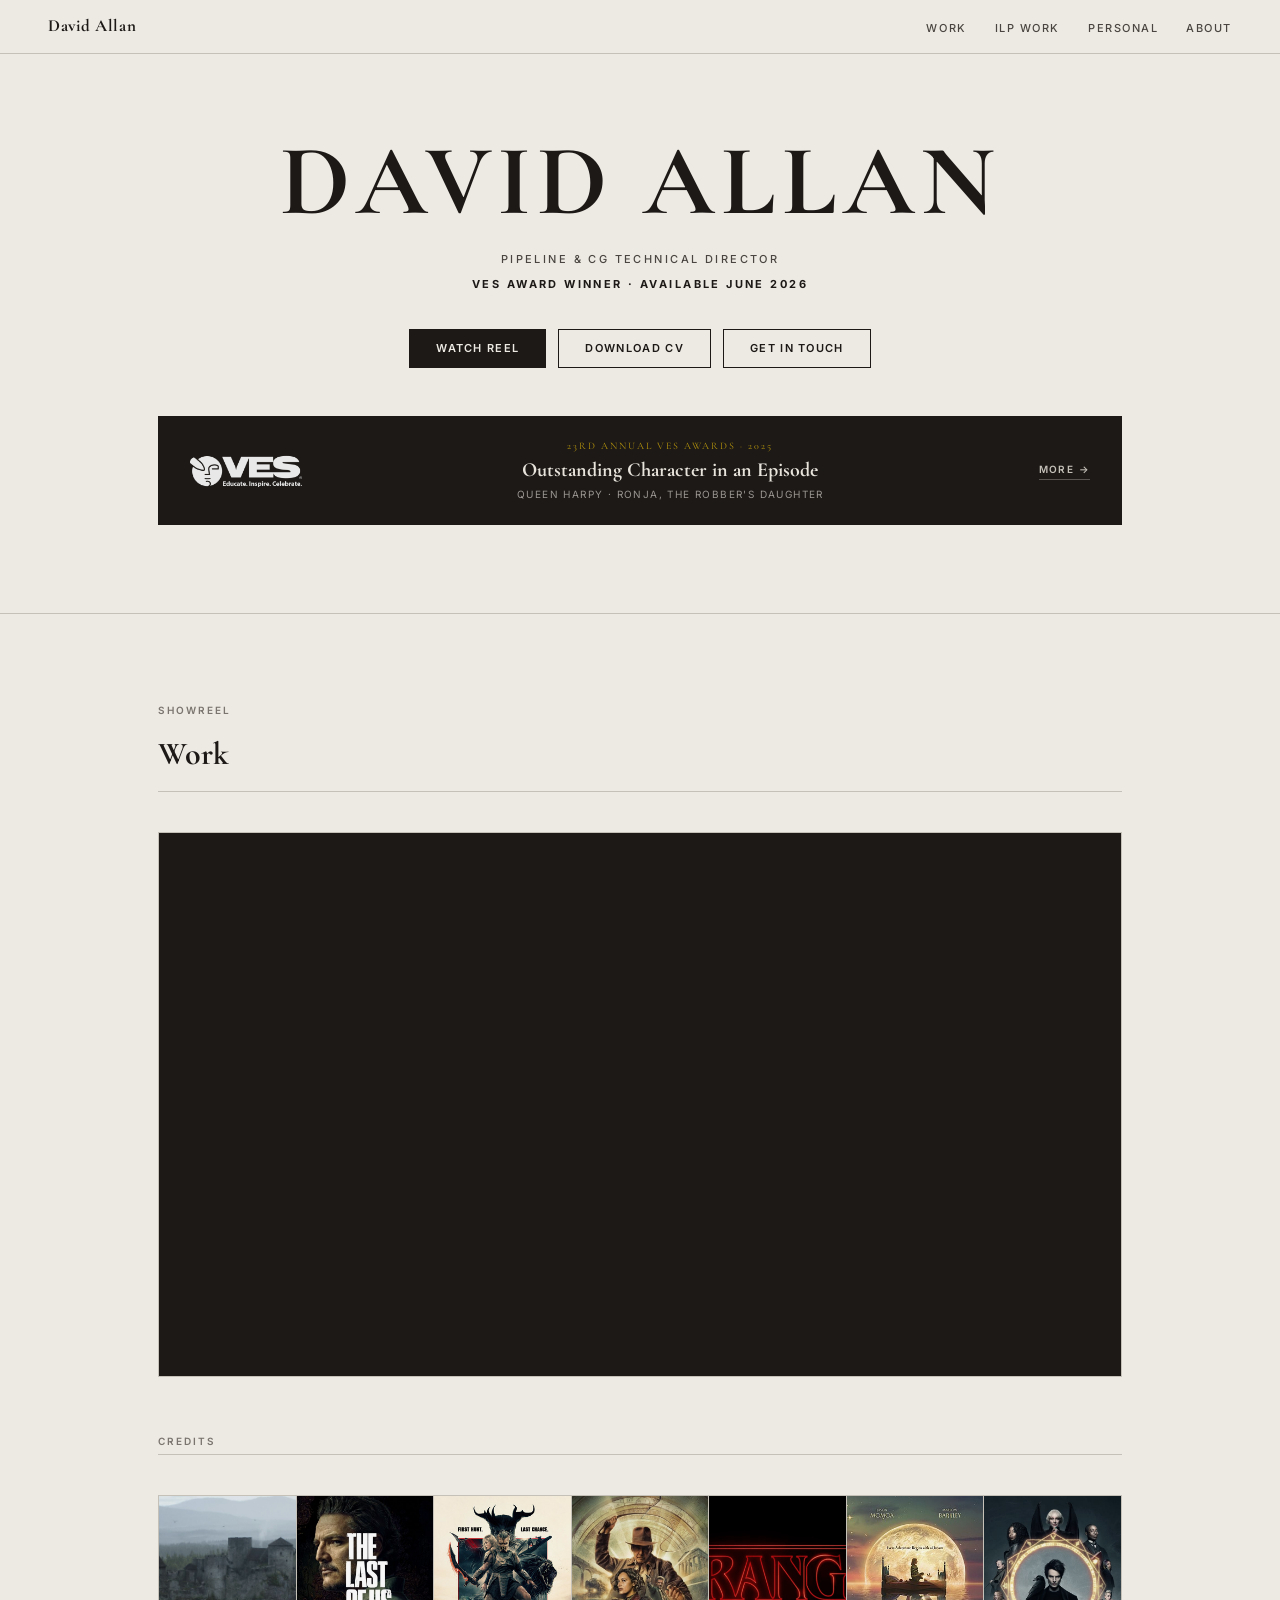
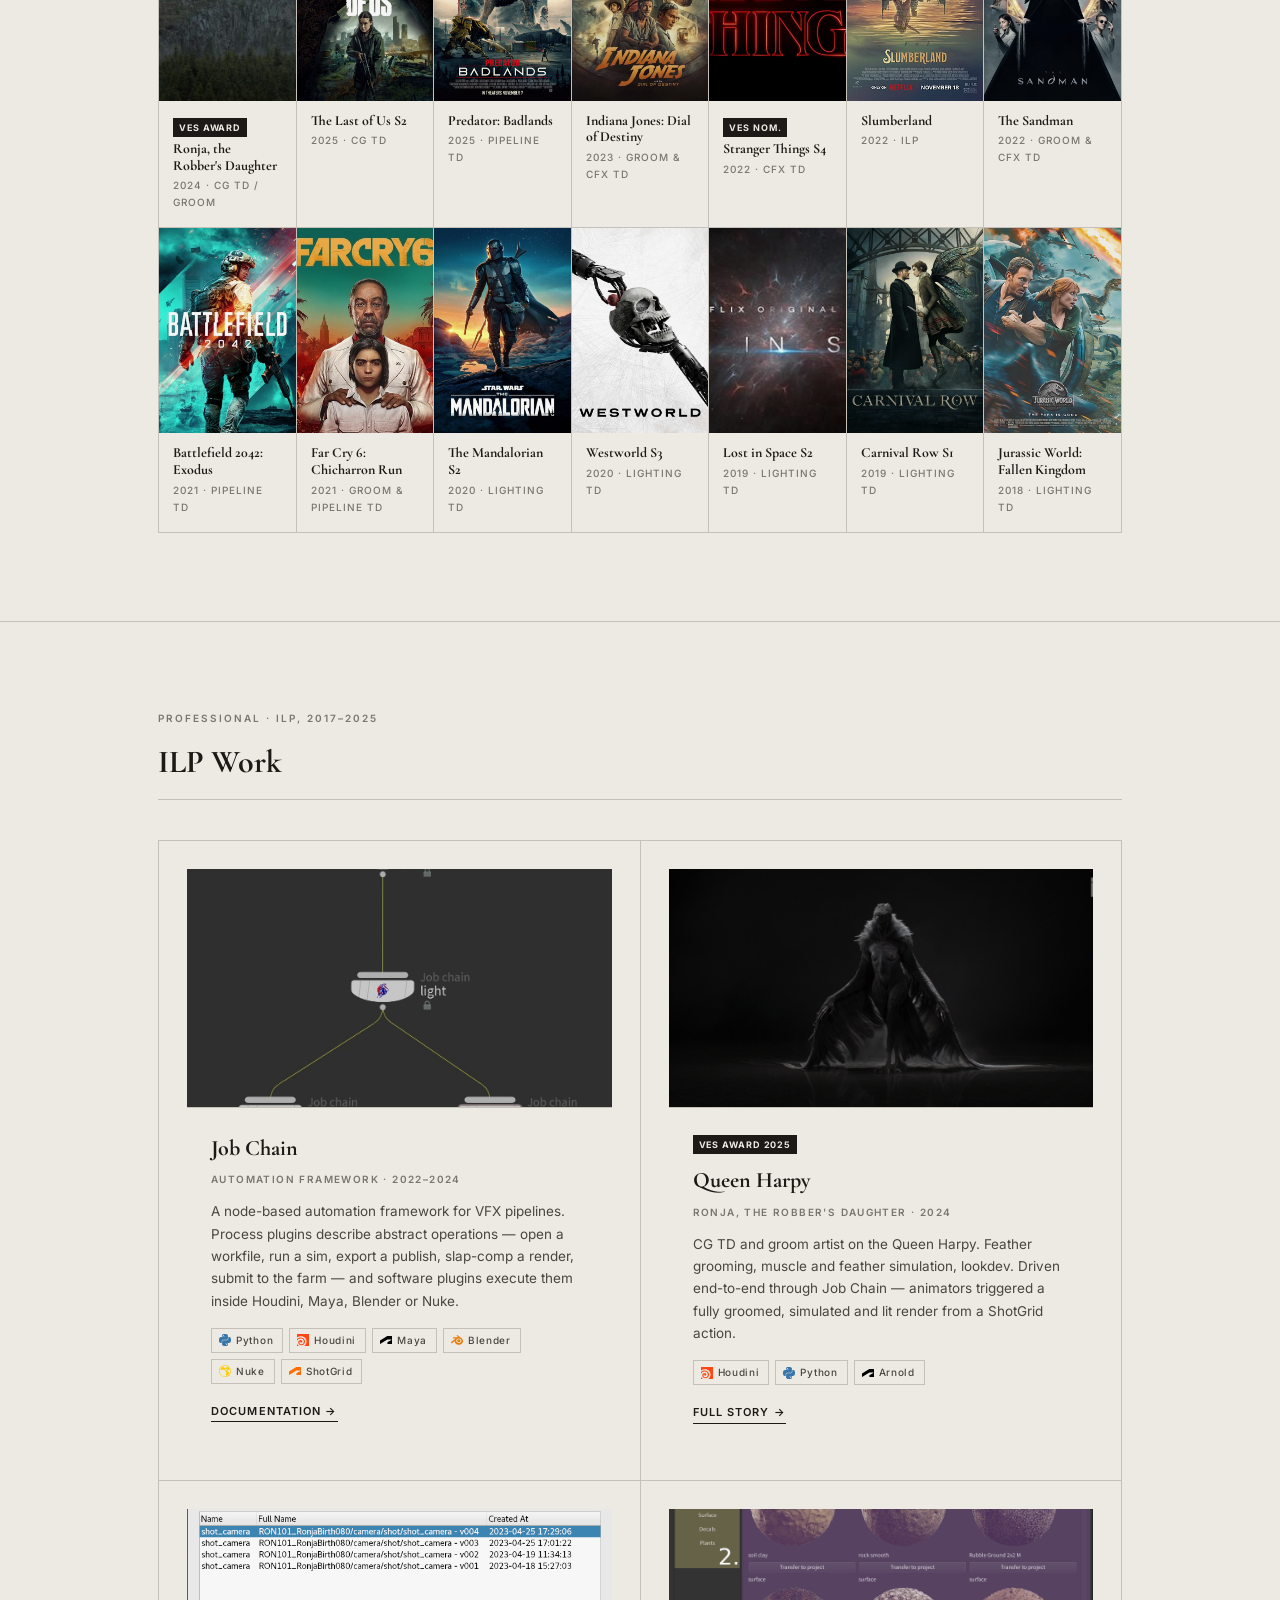
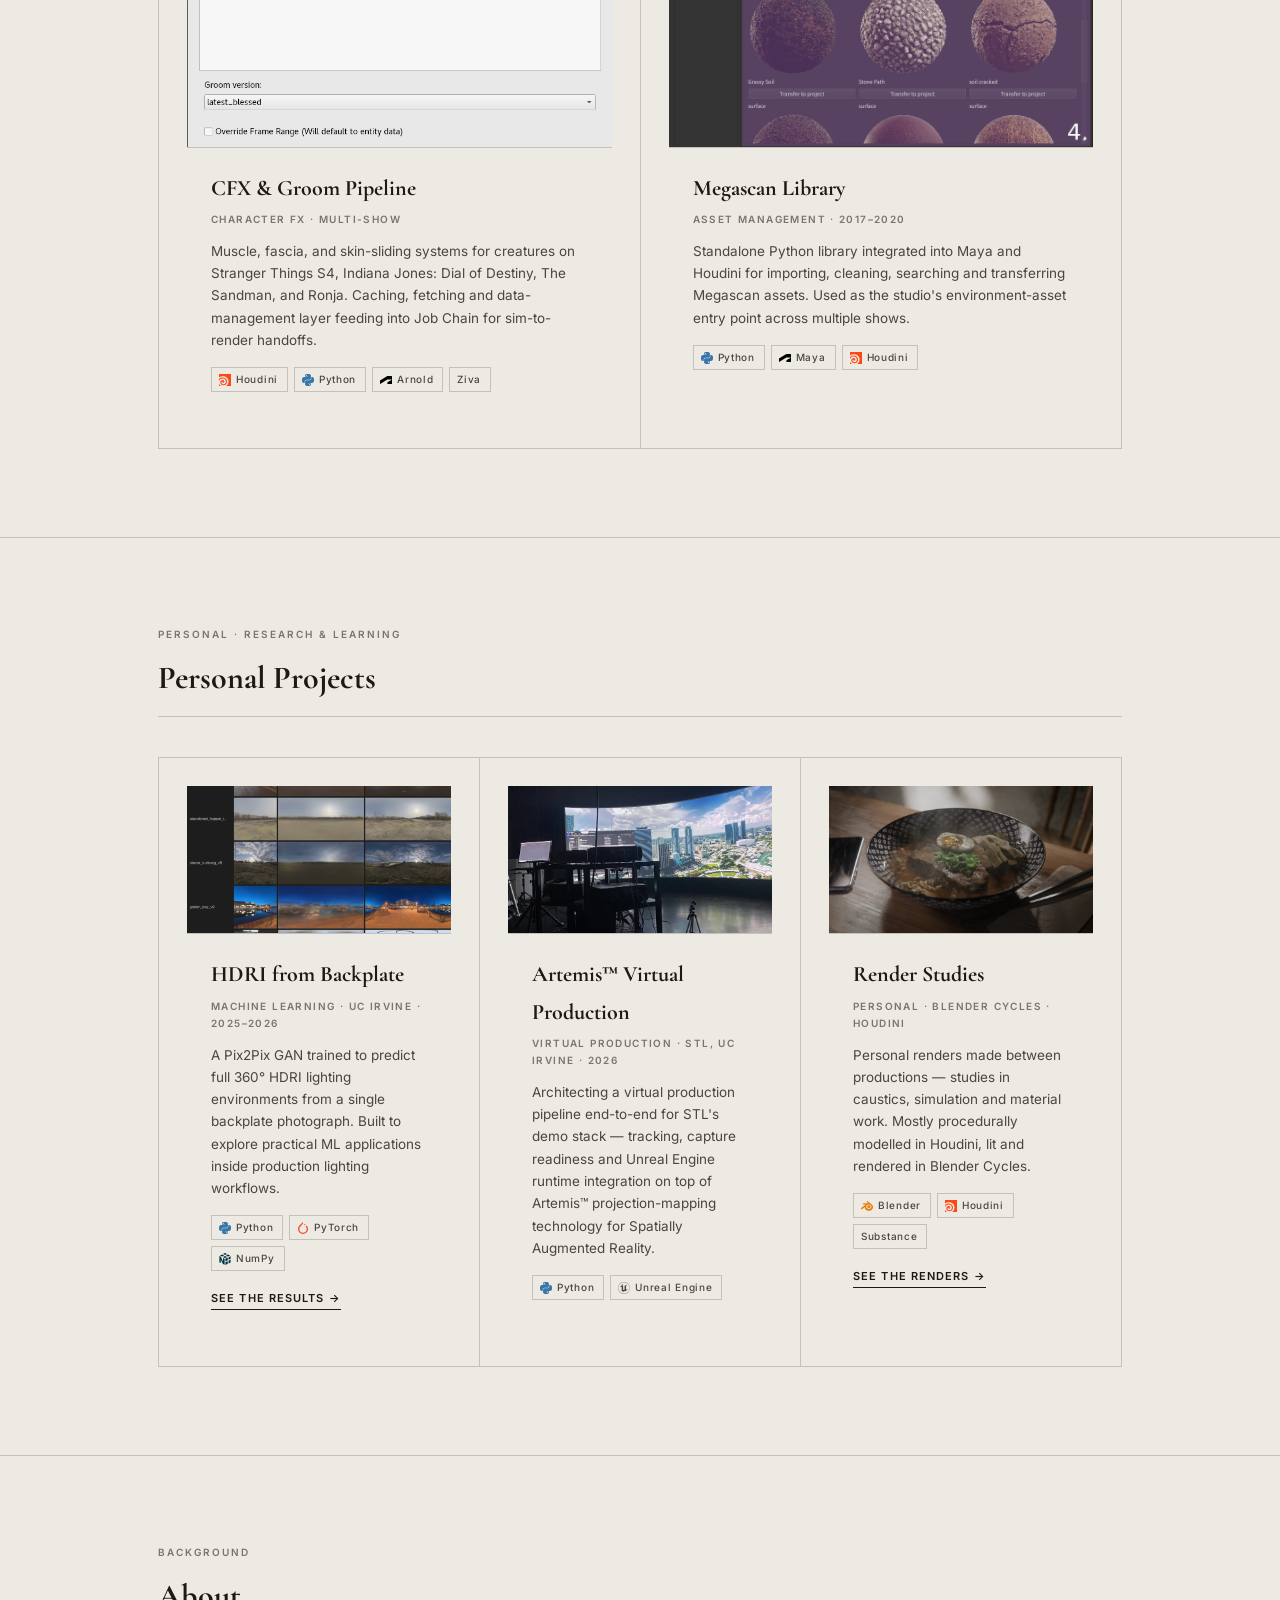
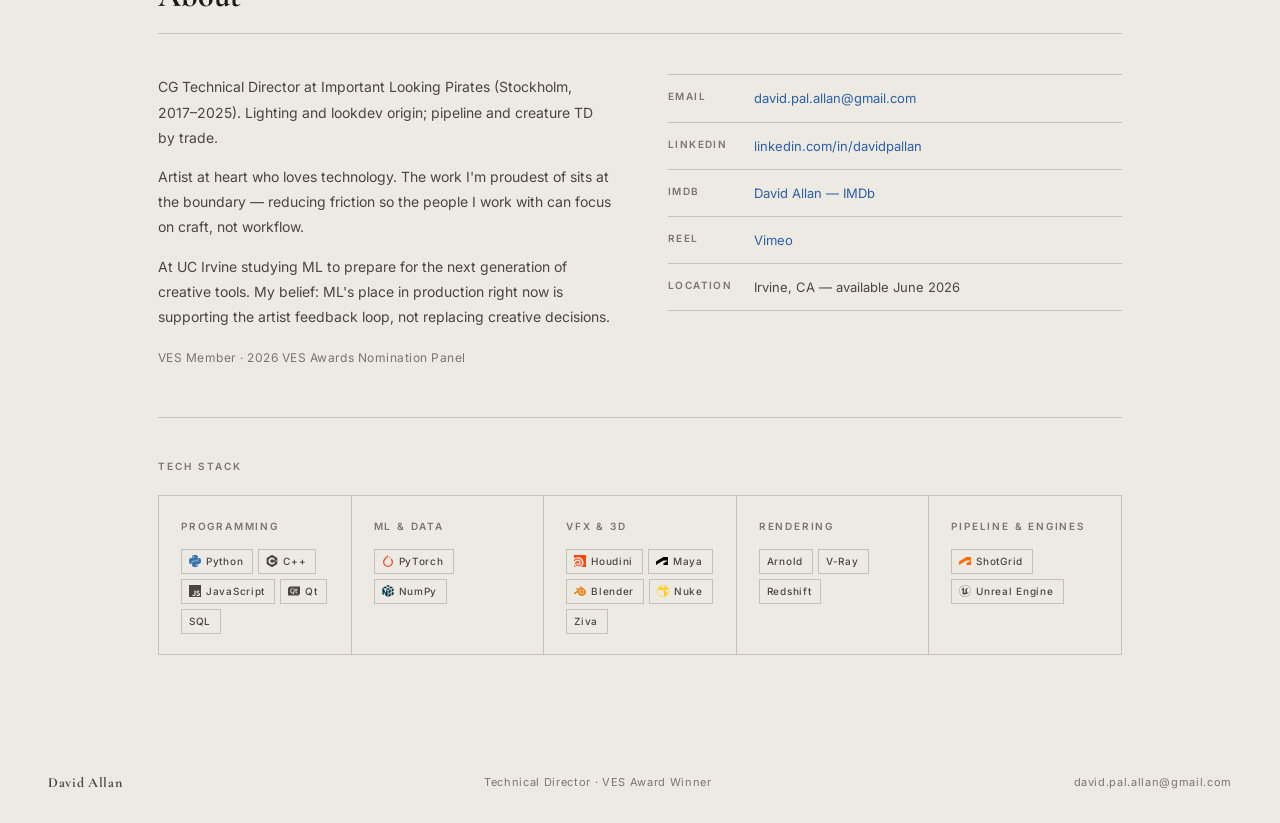
<file: index.html>
<!DOCTYPE html>
<html lang="en">
<head>
  <meta charset="UTF-8">
  <meta name="viewport" content="width=device-width, initial-scale=1.0">
  <title>David Allan — Pipeline & CG Technical Director</title>
  <link rel="icon" type="image/svg+xml" href="assets/favicon.svg">

  <!-- Open Graph -->
  <meta property="og:type" content="website">
  <meta property="og:url" content="https://dallan5.github.io/">
  <meta property="og:title" content="David Allan — Pipeline & CG Technical Director">
  <meta property="og:description" content="CG Technical Director — pipeline tools, creature/CFX systems, and groom work at ILP. VES Award 2025.">
  <meta property="og:image" content="https://dallan5.github.io/assets/images/ves/ronja-creature-d.jpg">
  <meta name="twitter:card" content="summary_large_image">
  <meta name="description" content="CG Technical Director — pipeline tools, creature/CFX systems, and groom work at ILP. VES Award 2025.">

  <link rel="preconnect" href="https://fonts.googleapis.com">
  <link rel="preconnect" href="https://fonts.gstatic.com" crossorigin>
  <link href="https://fonts.googleapis.com/css2?family=Cormorant+Garamond:wght@400;600;700&family=Inter:wght@300;400;500;600&display=swap" rel="stylesheet">
  <link rel="stylesheet" href="assets/style.css">
  <style>
    /* ── Hero ── */
    #hero { padding-top: 132px; padding-bottom: var(--gap); text-align: center; }
    .hero-name { font-family: var(--font-display); font-weight: 700; font-size: clamp(56px, 9vw, 100px); letter-spacing: 0.06em; line-height: 1; color: var(--ink); text-transform: uppercase; margin-bottom: 18px; }
    .hero-role { font-size: 11px; font-weight: 500; letter-spacing: 0.22em; text-transform: uppercase; color: var(--ink-mid); margin-bottom: 6px; }
    .hero-award { font-size: 11px; font-weight: 700; letter-spacing: 0.22em; text-transform: uppercase; color: var(--ink); margin-bottom: 28px; }
    .hero-bio { font-size: 15px; color: var(--ink-mid); max-width: 480px; margin: 0 auto 32px; }
    .hero-ctas { display: flex; gap: 12px; justify-content: center; flex-wrap: wrap; }

    /* ── Reel ── */
    .reel-embed { position: relative; width: 100%; padding-bottom: 56.25%; background: var(--ink); border: 1px solid var(--rule); }
    .reel-embed iframe { position: absolute; inset: 0; width: 100%; height: 100%; border: none; }

    /* ── Credits grid (portrait poster wall) ── */
    .credits-grid { display: grid; grid-template-columns: repeat(7, 1fr); gap: 1px; background: var(--rule); border: 1px solid var(--rule); }
    .credit-card { background: var(--bg); overflow: hidden; }
    .credit-card a { display: block; text-decoration: none; color: inherit; }
    .credit-img-wrap { aspect-ratio: 2/3; overflow: hidden; }
    .credit-img { width: 100%; height: 100%; object-fit: cover; object-position: center top; display: block; filter: grayscale(18%) brightness(0.97); transition: filter .35s, transform .45s; }
    .credit-card:hover .credit-img { filter: grayscale(0%) brightness(1); transform: scale(1.04); }
    .credit-body { padding: 12px 14px 16px; }
    .credit-show { font-family: var(--font-display); font-size: 14px; font-weight: 700; color: var(--ink); line-height: 1.2; margin-bottom: 3px; }
    .credit-meta { font-size: 10px; font-weight: 500; letter-spacing: 0.1em; text-transform: uppercase; color: var(--ink-light); }
    .credit-badge { display: inline-block; font-size: 9px; font-weight: 700; letter-spacing: 0.1em; text-transform: uppercase; background: var(--ink); color: var(--bg); padding: 2px 6px; margin-bottom: 4px; }

    /* ── Projects grid ── */
    .projects-grid { display: grid; grid-template-columns: repeat(3, 1fr); gap: 1px; background: var(--rule); border: 1px solid var(--rule); }
    .projects-grid--4 { grid-template-columns: repeat(2, 1fr); }
    .projects-grid--2 { grid-template-columns: repeat(2, 1fr); }
    .project-card { background: var(--bg); padding: 28px; transition: background .18s; }
    .project-card:hover { background: var(--bg-card); }
    .project-name { font-family: var(--font-display); font-size: 22px; font-weight: 700; color: var(--ink); margin-bottom: 4px; }
    .project-type { font-size: 10px; font-weight: 600; letter-spacing: 0.14em; text-transform: uppercase; color: var(--ink-light); margin-bottom: 12px; }
    .project-desc { font-size: 13.5px; color: var(--ink-mid); line-height: 1.65; }
    .proj-badge { display: inline-block; font-size: 9px; font-weight: 700; letter-spacing: 0.1em; text-transform: uppercase; background: var(--ink); color: var(--bg); padding: 2px 6px; margin-bottom: 8px; }

    /* ── About ── */
    .about-grid { display: grid; grid-template-columns: 1fr 1fr; gap: 56px; }
    .contact-list { list-style: none; }
    .contact-list li { display: flex; gap: 14px; align-items: flex-start; padding: 12px 0; border-bottom: 1px solid var(--rule); font-size: 13px; }
    .contact-list li:first-child { border-top: 1px solid var(--rule); }
    .cl-label { font-size: 10px; font-weight: 600; letter-spacing: 0.14em; text-transform: uppercase; color: var(--ink-light); min-width: 72px; padding-top: 1px; }
    .cl-val { color: var(--ink-mid); }
    .cl-val a { color: var(--link); }

    /* ── Tech stack groups ── */
    .stack-section { margin-top: 48px; padding-top: 40px; border-top: 1px solid var(--rule); }
    .stack-grid { display: grid; grid-template-columns: repeat(5, 1fr); gap: 1px; background: var(--rule); border: 1px solid var(--rule); margin-top: 20px; }
    .stack-group { background: var(--bg); padding: 22px 22px 20px; }
    .stack-cat { font-size: 10px; font-weight: 600; letter-spacing: 0.18em; text-transform: uppercase; color: var(--ink-light); margin-bottom: 14px; }
    .stack-group .tech-row { margin-top: 0; gap: 5px; }

    @media (max-width: 1100px) {
      .stack-grid { grid-template-columns: repeat(3, 1fr); }
    }
    @media (max-width: 700px) {
      .stack-grid { grid-template-columns: repeat(2, 1fr); }
    }
    @media (max-width: 460px) {
      .stack-grid { grid-template-columns: 1fr; }
    }

    @media (max-width: 1100px) {
      .credits-grid { grid-template-columns: repeat(4, 1fr); }
    }
    @media (max-width: 1200px) {
      .projects-grid--4 { grid-template-columns: repeat(2, 1fr); }
    }
    @media (max-width: 900px) {
      .credits-grid { grid-template-columns: repeat(3, 1fr); }
      .projects-grid { grid-template-columns: 1fr 1fr; }
      .projects-grid--4 { grid-template-columns: repeat(2, 1fr); }
      .about-grid { grid-template-columns: 1fr; gap: 32px; }
    }
    @media (max-width: 560px) {
      .credits-grid { grid-template-columns: repeat(2, 1fr); }
      .projects-grid,
      .projects-grid--4,
      .projects-grid--2 { grid-template-columns: 1fr; }
    }
  </style>
</head>
<body>

  <nav>
    <a class="nav-name" href="#hero">David Allan</a>
    <ul class="nav-links">
      <li><a href="#work">Work</a></li>
      <li><a href="#projects">ILP Work</a></li>
      <li><a href="#personal">Personal</a></li>
      <li><a href="#about">About</a></li>
    </ul>
  </nav>

  <!-- HERO -->
  <section id="hero" style="border-bottom: 1px solid var(--rule); padding-bottom: var(--gap);">
    <div class="wrap">
      <h1 class="hero-name">David Allan</h1>
      <p class="hero-role">Pipeline & CG Technical Director</p>
      <p class="hero-award">VES Award Winner · Available June 2026</p>
      <div class="hero-ctas" style="margin-top: 36px;">
        <a href="#work" class="btn btn-fill">Watch Reel</a>
        <a href="assets/david-allan-cv.pdf" download class="btn">Download CV</a>
        <a href="mailto:david.pal.allan@gmail.com" class="btn">Get in Touch</a>
      </div>
    </div>

    <!-- VES AWARD CALLOUT -->
    <div class="wrap" style="margin-top: 48px;">
      <a href="ves-award.html" style="display:block; text-decoration:none; color:inherit;">
        <div class="award-callout">
          <img src="assets/images/icons/ves-logo.png" alt="Visual Effects Society" style="height: 32px; width: auto; filter: brightness(0) invert(1); opacity: 0.9; display:block;">
          <div>
            <p class="award-title">23rd Annual VES Awards · 2025</p>
            <p class="award-name">Outstanding Character in an Episode</p>
            <p class="award-sub">Queen Harpy · Ronja, the Robber's Daughter</p>
          </div>
          <span class="award-link">More →</span>
        </div>
      </a>
    </div>
  </section>

  <!-- WORK / REEL + CREDITS -->
  <section id="work">
    <div class="wrap">
      <p class="label">Showreel</p>
      <h2 class="heading">Work</h2>
      <hr class="rule">
      <div class="reel-embed" style="margin-bottom: 56px;">
        <iframe src="https://player.vimeo.com/video/1179440695?color=c5c0b8&title=0&byline=0&portrait=0" allow="autoplay; fullscreen; picture-in-picture" allowfullscreen></iframe>
      </div>

      <p class="label" style="margin-bottom: 4px;">Credits</p>
      <hr class="rule">
      <div class="credits-grid">

        <div class="credit-card">
          <a href="ves-award.html">
            <div class="credit-img-wrap"><img src="assets/images/credits/ronja.jpg" alt="Ronja" class="credit-img"></div>
            <div class="credit-body">
              <span class="credit-badge">VES Award</span>
              <div class="credit-show">Ronja, the Robber's Daughter</div>
              <div class="credit-meta">2024 · CG TD / Groom</div>
            </div>
          </a>
        </div>

        <div class="credit-card">
          <a href="credits.html#lastofus">
            <div class="credit-img-wrap"><img src="assets/images/credits/last-of-us.jpg" alt="The Last of Us" class="credit-img"></div>
            <div class="credit-body">
              <div class="credit-show">The Last of Us S2</div>
              <div class="credit-meta">2025 · CG TD</div>
            </div>
          </a>
        </div>

        <div class="credit-card">
          <a href="credits.html#predator">
            <div class="credit-img-wrap"><img src="assets/images/credits/predator-badlands.jpg" alt="Predator: Badlands" class="credit-img"></div>
            <div class="credit-body">
              <div class="credit-show">Predator: Badlands</div>
              <div class="credit-meta">2025 · Pipeline TD</div>
            </div>
          </a>
        </div>

        <div class="credit-card">
          <a href="credits.html#indiana">
            <div class="credit-img-wrap"><img src="assets/images/credits/indiana-jones.jpg" alt="Indiana Jones" class="credit-img"></div>
            <div class="credit-body">
              <div class="credit-show">Indiana Jones: Dial of Destiny</div>
              <div class="credit-meta">2023 · Groom & CFX TD</div>
            </div>
          </a>
        </div>

        <div class="credit-card">
          <a href="credits.html#strangerthings">
            <div class="credit-img-wrap"><img src="assets/images/credits/stranger-things.jpg" alt="Stranger Things" class="credit-img"></div>
            <div class="credit-body">
              <span class="credit-badge">VES Nom.</span>
              <div class="credit-show">Stranger Things S4</div>
              <div class="credit-meta">2022 · CFX TD</div>
            </div>
          </a>
        </div>

        <div class="credit-card">
          <a href="credits.html#slumberland">
            <div class="credit-img-wrap"><img src="assets/images/credits/slumberland.jpg" alt="Slumberland" class="credit-img"></div>
            <div class="credit-body">
              <div class="credit-show">Slumberland</div>
              <div class="credit-meta">2022 · ILP</div>
            </div>
          </a>
        </div>

        <div class="credit-card">
          <a href="credits.html#sandman">
            <div class="credit-img-wrap"><img src="assets/images/credits/sandman.jpg" alt="The Sandman" class="credit-img"></div>
            <div class="credit-body">
              <div class="credit-show">The Sandman</div>
              <div class="credit-meta">2022 · Groom & CFX TD</div>
            </div>
          </a>
        </div>

        <div class="credit-card">
          <a href="credits.html#battlefield">
            <div class="credit-img-wrap"><img src="assets/images/credits/battlefield-2042.jpg" alt="Battlefield 2042" class="credit-img"></div>
            <div class="credit-body">
              <div class="credit-show">Battlefield 2042: Exodus</div>
              <div class="credit-meta">2021 · Pipeline TD</div>
            </div>
          </a>
        </div>

        <div class="credit-card">
          <a href="credits.html#farcry">
            <div class="credit-img-wrap"><img src="assets/images/credits/far-cry-6.jpg" alt="Far Cry 6" class="credit-img"></div>
            <div class="credit-body">
              <div class="credit-show">Far Cry 6: Chicharron Run</div>
              <div class="credit-meta">2021 · Groom & Pipeline TD</div>
            </div>
          </a>
        </div>

        <div class="credit-card">
          <a href="credits.html#mandalorian">
            <div class="credit-img-wrap"><img src="assets/images/credits/mandalorian.jpg" alt="The Mandalorian" class="credit-img"></div>
            <div class="credit-body">
              <div class="credit-show">The Mandalorian S2</div>
              <div class="credit-meta">2020 · Lighting TD</div>
            </div>
          </a>
        </div>

        <div class="credit-card">
          <a href="credits.html#westworld">
            <div class="credit-img-wrap"><img src="assets/images/credits/westworld.jpg" alt="Westworld" class="credit-img"></div>
            <div class="credit-body">
              <div class="credit-show">Westworld S3</div>
              <div class="credit-meta">2020 · Lighting TD</div>
            </div>
          </a>
        </div>

        <div class="credit-card">
          <a href="credits.html#lostinspace">
            <div class="credit-img-wrap"><img src="assets/images/credits/lost-in-space.jpg" alt="Lost in Space" class="credit-img"></div>
            <div class="credit-body">
              <div class="credit-show">Lost in Space S2</div>
              <div class="credit-meta">2019 · Lighting TD</div>
            </div>
          </a>
        </div>

        <div class="credit-card">
          <a href="credits.html#carnivalrow">
            <div class="credit-img-wrap"><img src="assets/images/credits/carnival-row.jpg" alt="Carnival Row" class="credit-img"></div>
            <div class="credit-body">
              <div class="credit-show">Carnival Row S1</div>
              <div class="credit-meta">2019 · Lighting TD</div>
            </div>
          </a>
        </div>

        <div class="credit-card">
          <a href="credits.html#jurassicworld">
            <div class="credit-img-wrap"><img src="assets/images/credits/jurassic-world.png" alt="Jurassic World" class="credit-img"></div>
            <div class="credit-body">
              <div class="credit-show">Jurassic World: Fallen Kingdom</div>
              <div class="credit-meta">2018 · Lighting TD</div>
            </div>
          </a>
        </div>

      </div>
    </div>
  </section>

  <!-- PROJECTS — PROFESSIONAL / ILP -->
  <section id="projects">
    <div class="wrap">
      <p class="label">Professional · ILP, 2017–2025</p>
      <h2 class="heading">ILP Work</h2>
      <hr class="rule">
      <div class="projects-grid projects-grid--4">

        <!-- Job Chain — featured -->
        <div class="project-card project-card--img">
          <a href="job-chain.html" style="display:block; color:inherit; text-decoration:none;">
            <div class="proj-img-wrap">
              <img src="assets/images/job-chain/nodes.jpeg" alt="Job Chain — node graph" class="proj-img" style="object-position: center;">
            </div>
            <div class="proj-body">
              <div class="project-name">Job Chain</div>
              <div class="project-type">Automation Framework · 2022–2024</div>
              <p class="project-desc">A node-based automation framework for VFX pipelines. Process plugins describe abstract operations — open a workfile, run a sim, export a publish, slap-comp a render, submit to the farm — and software plugins execute them inside Houdini, Maya, Blender or Nuke.</p>
              <div class="tech-row">
                <span class="ti"><img src="assets/images/icons/python.svg" alt="">Python</span>
                <span class="ti"><img src="assets/images/icons/houdini.svg" alt="">Houdini</span>
                <span class="ti"><img src="assets/images/icons/autodesk.svg" alt="">Maya</span>
                <span class="ti"><img src="assets/images/icons/blender.svg" alt="">Blender</span>
                <span class="ti"><img src="assets/images/icons/nuke.svg" alt="">Nuke</span>
                <span class="ti"><img src="assets/images/icons/shotgrid.svg" alt="">ShotGrid</span>
              </div>
              <span class="more" style="margin-top:18px;">Documentation →</span>
            </div>
          </a>
        </div>

        <!-- Queen Harpy / Ronja — featured -->
        <div class="project-card project-card--img">
          <a href="ves-award.html" style="display:block; color:inherit; text-decoration:none;">
            <div class="proj-img-wrap">
              <img src="assets/images/ves/ronja-creature-d.jpg" alt="Queen Harpy — Ronja" class="proj-img">
            </div>
            <div class="proj-body">
              <span class="proj-badge">VES Award 2025</span>
              <div class="project-name">Queen Harpy</div>
              <div class="project-type">Ronja, the Robber's Daughter · 2024</div>
              <p class="project-desc">CG TD and groom artist on the Queen Harpy. Feather grooming, muscle and feather simulation, lookdev. Driven end-to-end through Job Chain — animators triggered a fully groomed, simulated and lit render from a ShotGrid action.</p>
              <div class="tech-row">
                <span class="ti"><img src="assets/images/icons/houdini.svg" alt="">Houdini</span>
                <span class="ti"><img src="assets/images/icons/python.svg" alt="">Python</span>
                <span class="ti"><img src="assets/images/icons/autodesk.svg" alt="">Arnold</span>
              </div>
              <span class="more" style="margin-top:18px;">Full story →</span>
            </div>
          </a>
        </div>

        <!-- CFX & Groom Pipeline -->
        <div class="project-card project-card--img">
          <div class="proj-img-wrap">
            <img src="assets/images/cfx-groom-pipeline/cfx-groom-pipeline.png" alt="CFX & Groom Pipeline" class="proj-img">
          </div>
          <div class="proj-body">
            <div class="project-name">CFX & Groom Pipeline</div>
            <div class="project-type">Character FX · Multi-show</div>
            <p class="project-desc">Muscle, fascia, and skin-sliding systems for creatures on Stranger Things S4, Indiana Jones: Dial of Destiny, The Sandman, and Ronja. Caching, fetching and data-management layer feeding into Job Chain for sim-to-render handoffs.</p>
            <div class="tech-row">
              <span class="ti"><img src="assets/images/icons/houdini.svg" alt="">Houdini</span>
              <span class="ti"><img src="assets/images/icons/python.svg" alt="">Python</span>
              <span class="ti"><img src="assets/images/icons/autodesk.svg" alt="">Arnold</span>
              <span class="ti">Ziva</span>
            </div>
          </div>
        </div>

        <!-- Megascan Ingestion -->
        <div class="project-card project-card--img">
          <div class="proj-img-wrap">
            <img src="assets/images/megascan-library/megascan.jpeg" alt="Megascan Library" class="proj-img">
          </div>
          <div class="proj-body">
            <div class="project-name">Megascan Library</div>
            <div class="project-type">Asset Management · 2017–2020</div>
            <p class="project-desc">Standalone Python library integrated into Maya and Houdini for importing, cleaning, searching and transferring Megascan assets. Used as the studio's environment-asset entry point across multiple shows.</p>
            <div class="tech-row">
              <span class="ti"><img src="assets/images/icons/python.svg" alt="">Python</span>
              <span class="ti"><img src="assets/images/icons/autodesk.svg" alt="">Maya</span>
              <span class="ti"><img src="assets/images/icons/houdini.svg" alt="">Houdini</span>
            </div>
          </div>
        </div>

      </div>
    </div>
  </section>

  <!-- PERSONAL PROJECTS -->
  <section id="personal">
    <div class="wrap">
      <p class="label">Personal · Research & Learning</p>
      <h2 class="heading">Personal Projects</h2>
      <hr class="rule">
      <div class="projects-grid">

        <!-- HDRI from Backplate — featured -->
        <div class="project-card project-card--img">
          <a href="hdri-ml.html" style="display:block; color:inherit; text-decoration:none;">
            <div class="proj-img-wrap" style="background:#1a1a1a;">
              <img src="assets/images/hdri-backplate/thumb.png" alt="HDRI from Backplate" class="proj-img">
            </div>
            <div class="proj-body">
              <div class="project-name">HDRI from Backplate</div>
              <div class="project-type">Machine Learning · UC Irvine · 2025–2026</div>
              <p class="project-desc">A Pix2Pix GAN trained to predict full 360° HDRI lighting environments from a single backplate photograph. Built to explore practical ML applications inside production lighting workflows.</p>
              <div class="tech-row">
                <span class="ti"><img src="assets/images/icons/python.svg" alt="">Python</span>
                <span class="ti"><img src="assets/images/icons/pytorch.svg" alt="">PyTorch</span>
                <span class="ti"><img src="assets/images/icons/numpy.svg" alt="">NumPy</span>
              </div>
              <span class="more" style="margin-top:18px;">See the results →</span>
            </div>
          </a>
        </div>

        <!-- Artemis -->
        <div class="project-card project-card--img">
          <div class="proj-img-wrap">
            <img src="assets/images/virtual-production/IMG_1815.jpeg" alt="Artemis Virtual Production" class="proj-img">
          </div>
          <div class="proj-body">
            <div class="project-name">Artemis™ Virtual Production</div>
            <div class="project-type">Virtual Production · STL, UC Irvine · 2026</div>
            <p class="project-desc">Architecting a virtual production pipeline end-to-end for STL's demo stack — tracking, capture readiness and Unreal Engine runtime integration on top of Artemis™ projection-mapping technology for Spatially Augmented Reality.</p>
            <div class="tech-row">
              <span class="ti"><img src="assets/images/icons/python.svg" alt="">Python</span>
              <span class="ti"><img src="assets/images/icons/unrealengine.svg" alt="">Unreal Engine</span>
            </div>
          </div>
        </div>

        <!-- Render Studies -->
        <div class="project-card project-card--img">
          <a href="render-studies.html" style="display:block; color:inherit; text-decoration:none;">
            <div class="proj-img-wrap">
              <img src="assets/images/blender/david-allan-img-8334.jpg" alt="Render Studies — ramen" class="proj-img">
            </div>
            <div class="proj-body">
              <div class="project-name">Render Studies</div>
              <div class="project-type">Personal · Blender Cycles · Houdini</div>
              <p class="project-desc">Personal renders made between productions — studies in caustics, simulation and material work. Mostly procedurally modelled in Houdini, lit and rendered in Blender Cycles.</p>
              <div class="tech-row">
                <span class="ti"><img src="assets/images/icons/blender.svg" alt="">Blender</span>
                <span class="ti"><img src="assets/images/icons/houdini.svg" alt="">Houdini</span>
                <span class="ti">Substance</span>
              </div>
              <span class="more" style="margin-top:18px;">See the renders →</span>
            </div>
          </a>
        </div>

      </div>
    </div>
  </section>

  <!-- ABOUT -->
  <section id="about" style="border-bottom: none;">
    <div class="wrap">
      <p class="label">Background</p>
      <h2 class="heading">About</h2>
      <hr class="rule">
      <div class="about-grid">
        <div>
          <p class="prose">CG Technical Director at Important Looking Pirates (Stockholm, 2017–2025). Lighting and lookdev origin; pipeline and creature TD by trade.</p>
          <p class="prose" style="margin-top: 14px;">Artist at heart who loves technology. The work I'm proudest of sits at the boundary — reducing friction so the people I work with can focus on craft, not workflow.</p>
          <p class="prose" style="margin-top: 14px;">At UC Irvine studying ML to prepare for the next generation of creative tools. My belief: ML's place in production right now is supporting the artist feedback loop, not replacing creative decisions.</p>
          <p class="prose" style="margin-top: 18px; font-size: 12px; color: var(--ink-light); letter-spacing: 0.04em;">VES Member · 2026 VES Awards Nomination Panel</p>
        </div>
        <div>
          <ul class="contact-list">
            <li><span class="cl-label">Email</span><span class="cl-val"><a href="mailto:david.pal.allan@gmail.com">david.pal.allan@gmail.com</a></span></li>
            <li><span class="cl-label">LinkedIn</span><span class="cl-val"><a href="https://www.linkedin.com/in/davidpallan" target="_blank">linkedin.com/in/davidpallan</a></span></li>
            <li><span class="cl-label">IMDb</span><span class="cl-val"><a href="https://www.imdb.com/name/nm11397826/" target="_blank">David Allan — IMDb</a></span></li>
            <li><span class="cl-label">Reel</span><span class="cl-val"><a href="https://vimeo.com/1179440695" target="_blank">Vimeo</a></span></li>
            <li><span class="cl-label">Location</span><span class="cl-val">Irvine, CA — available June 2026</span></li>
          </ul>
        </div>
      </div>

      <!-- TECH STACK -->
      <div class="stack-section">
        <p class="label">Tech Stack</p>
        <div class="stack-grid">

          <div class="stack-group">
            <p class="stack-cat">Programming</p>
            <div class="tech-row">
              <span class="ti"><img src="assets/images/icons/python.svg" alt="">Python</span>
              <span class="ti"><img src="assets/images/icons/cplusplus.svg" alt="">C++</span>
              <span class="ti"><img src="assets/images/icons/javascript.svg" alt="">JavaScript</span>
              <span class="ti"><img src="assets/images/icons/qt.svg" alt="">Qt</span>
              <span class="ti">SQL</span>
            </div>
          </div>

          <div class="stack-group">
            <p class="stack-cat">ML & Data</p>
            <div class="tech-row">
              <span class="ti"><img src="assets/images/icons/pytorch.svg" alt="">PyTorch</span>
              <span class="ti"><img src="assets/images/icons/numpy.svg" alt="">NumPy</span>
            </div>
          </div>

          <div class="stack-group">
            <p class="stack-cat">VFX & 3D</p>
            <div class="tech-row">
              <span class="ti"><img src="assets/images/icons/houdini.svg" alt="">Houdini</span>
              <span class="ti"><img src="assets/images/icons/autodesk.svg" alt="">Maya</span>
              <span class="ti"><img src="assets/images/icons/blender.svg" alt="">Blender</span>
              <span class="ti"><img src="assets/images/icons/nuke.svg" alt="">Nuke</span>
              <span class="ti">Ziva</span>
            </div>
          </div>

          <div class="stack-group">
            <p class="stack-cat">Rendering</p>
            <div class="tech-row">
              <span class="ti">Arnold</span>
              <span class="ti">V-Ray</span>
              <span class="ti">Redshift</span>
            </div>
          </div>

          <div class="stack-group">
            <p class="stack-cat">Pipeline & Engines</p>
            <div class="tech-row">
              <span class="ti"><img src="assets/images/icons/shotgrid.svg" alt="">ShotGrid</span>
              <span class="ti"><img src="assets/images/icons/unrealengine.svg" alt="">Unreal Engine</span>
            </div>
          </div>

        </div>
      </div>

    </div>
  </section>

  <footer>
    <span class="footer-name">David Allan</span>
    <span>Technical Director · VES Award Winner</span>
    <span>david.pal.allan@gmail.com</span>
  </footer>

</body>
</html>
</file>
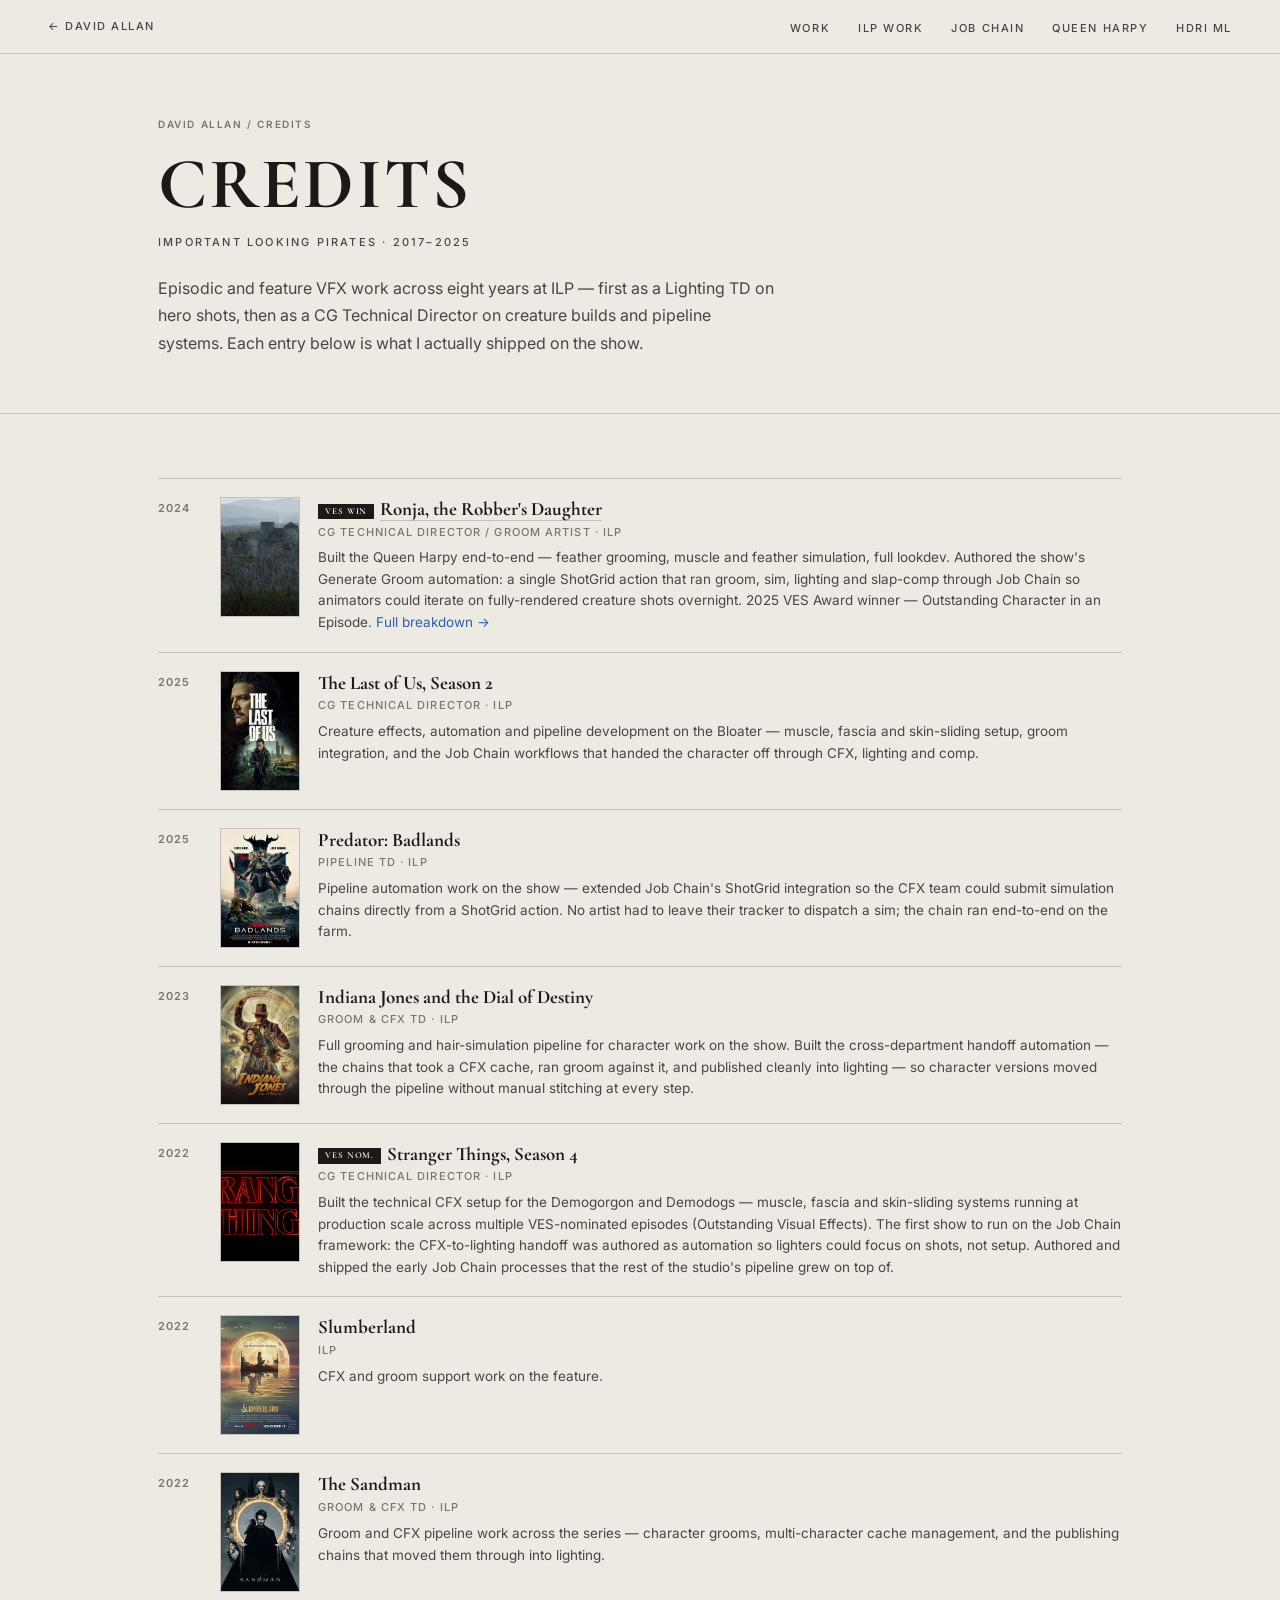
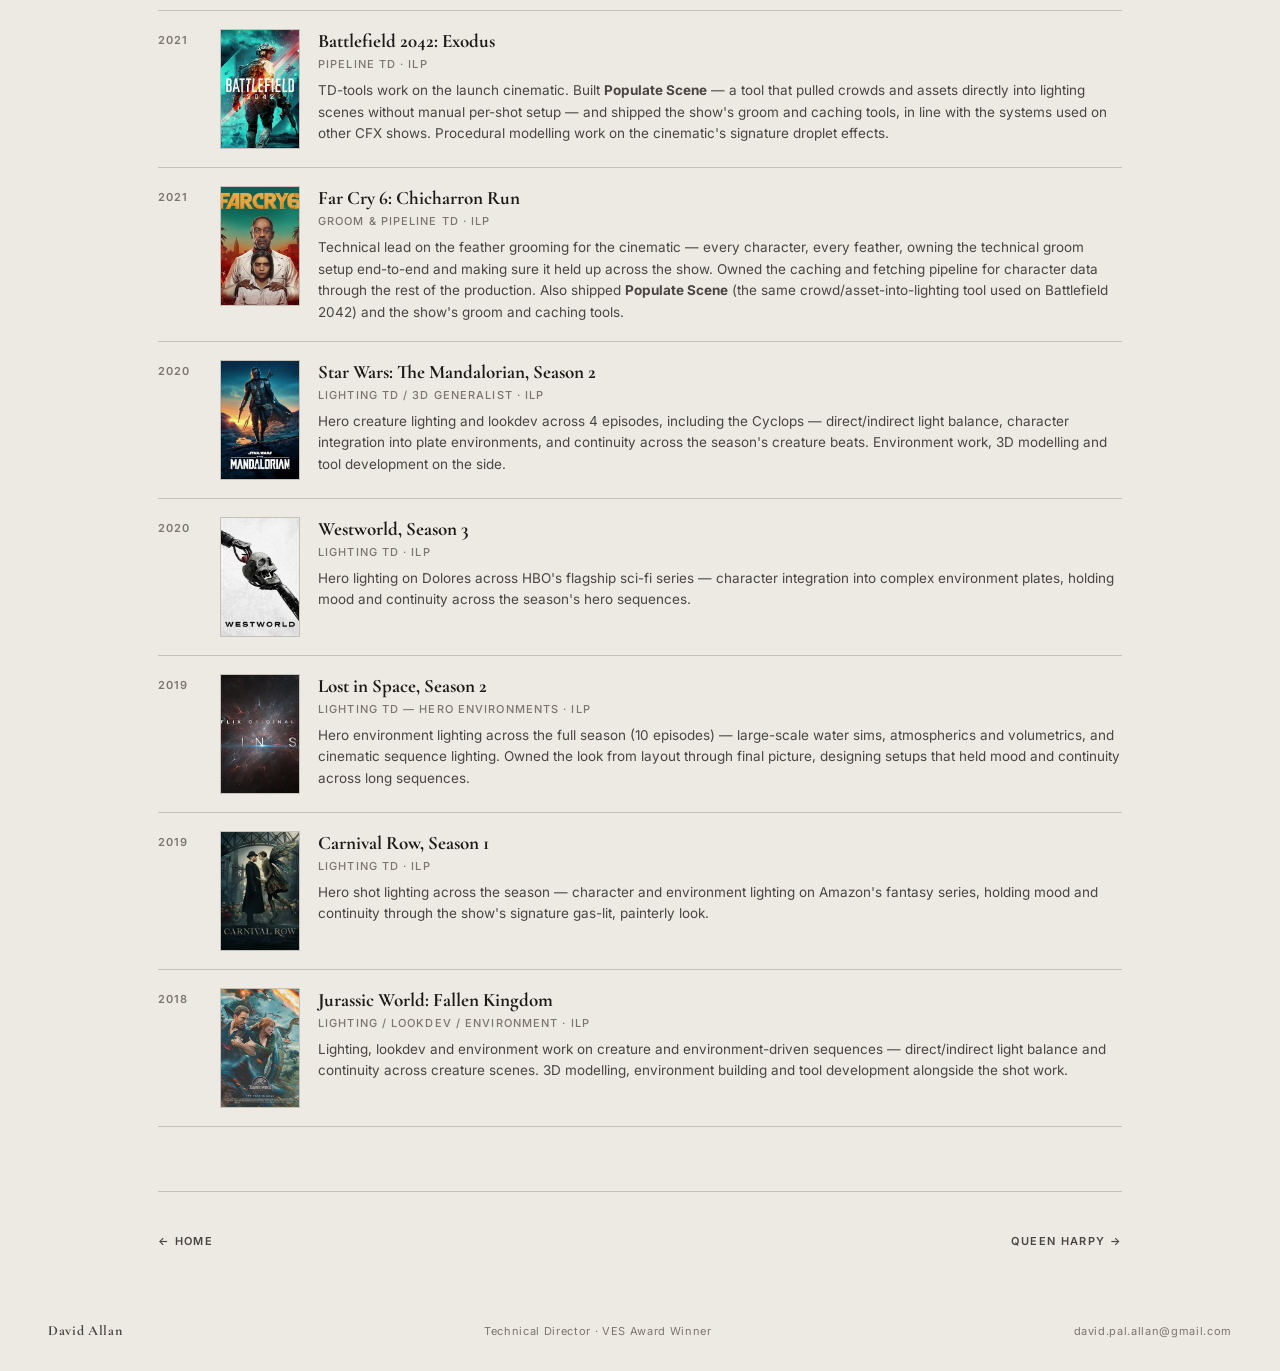
<file: credits.html>
<!DOCTYPE html>
<html lang="en">
<head>
  <meta charset="UTF-8">
  <meta name="viewport" content="width=device-width, initial-scale=1.0">
  <title>Credits — David Allan</title>
  <link rel="icon" type="image/svg+xml" href="assets/favicon.svg">
  <meta property="og:type" content="website">
  <meta property="og:url" content="https://dallan5.github.io/credits.html">
  <meta property="og:title" content="Credits — David Allan">
  <meta property="og:description" content="Full production credits — episodic and feature VFX work at Important Looking Pirates, 2017–2025.">
  <meta property="og:image" content="https://dallan5.github.io/assets/images/ves/ronja-creature-d.jpg">
  <meta name="twitter:card" content="summary_large_image">
  <meta name="description" content="Full production credits — episodic and feature VFX work at Important Looking Pirates, 2017–2025.">
  <link rel="preconnect" href="https://fonts.googleapis.com">
  <link rel="preconnect" href="https://fonts.gstatic.com" crossorigin>
  <link href="https://fonts.googleapis.com/css2?family=Cormorant+Garamond:wght@400;600;700&family=Inter:wght@300;400;500;600&display=swap" rel="stylesheet">
  <link rel="stylesheet" href="assets/style.css">
  <style>
    /* Credits list */
    .credits-list { list-style: none; }
    .credit-row { display: flex; gap: 18px; padding: 18px 0; border-bottom: 1px solid var(--rule); align-items: flex-start; scroll-margin-top: 90px; }
    .credit-row:first-child { border-top: 1px solid var(--rule); }
    .credit-row:target { background: var(--bg-card); }
    .credit-year { font-size: 11px; font-weight: 600; letter-spacing: 0.1em; color: var(--ink-light); min-width: 44px; padding-top: 2px; }
    .credit-thumb { flex: 0 0 80px; aspect-ratio: 2/3; overflow: hidden; background: var(--bg-card); border: 1px solid var(--rule); }
    .credit-thumb img { width: 100%; height: 100%; object-fit: cover; object-position: center top; display: block; filter: grayscale(18%) brightness(0.97); }
    .credit-info { flex: 1; min-width: 0; }
    .credit-name { font-family: var(--font-display); font-size: 19px; font-weight: 700; color: var(--ink); margin-bottom: 2px; line-height: 1.25; }
    .credit-name a { color: inherit; text-decoration: none; border-bottom: 1px solid var(--rule); }
    .credit-name a:hover { border-color: var(--ink); }
    .credit-role { font-size: 11px; font-weight: 500; letter-spacing: 0.1em; text-transform: uppercase; color: var(--ink-light); margin-bottom: 6px; }
    .credit-note { font-size: 13.5px; color: var(--ink-mid); line-height: 1.6; }
    .badge-sm { display: inline-block; font-size: 9px; font-weight: 700; letter-spacing: 0.1em; text-transform: uppercase; background: var(--ink); color: var(--bg); padding: 2px 7px; margin-right: 6px; vertical-align: middle; }
    .badge-win { background: var(--ink); color: var(--bg); }

    @media (max-width: 560px) {
      .credit-row { gap: 12px; padding: 14px 0; }
      .credit-thumb { flex-basis: 60px; }
      .credit-name { font-size: 17px; }
      .credit-note { font-size: 13px; }
    }
  </style>
</head>
<body>

  <nav>
    <a class="nav-back" href="index.html">← David Allan</a>
    <ul class="nav-links">
      <li><a href="index.html#work">Work</a></li>
      <li><a href="index.html#projects">ILP Work</a></li>
      <li><a href="job-chain.html">Job Chain</a></li>
      <li><a href="ves-award.html">Queen Harpy</a></li>
      <li><a href="hdri-ml.html">HDRI ML</a></li>
    </ul>
  </nav>

  <!-- HERO -->
  <div class="deep-hero">
    <div class="wrap">
      <p class="breadcrumb"><a href="index.html">David Allan</a> / Credits</p>
      <h1 class="deep-title">Credits</h1>
      <p class="deep-sub">Important Looking Pirates · 2017–2025</p>
      <p class="deep-lede">Episodic and feature VFX work across eight years at ILP — first as a Lighting TD on hero shots, then as a CG Technical Director on creature builds and pipeline systems. Each entry below is what I actually shipped on the show.</p>
    </div>
  </div>

  <div class="article">
    <div class="wrap">

      <ul class="credits-list">

        <li class="credit-row" id="ronja">
          <span class="credit-year">2024</span>
          <div class="credit-thumb"><img src="assets/images/credits/ronja.jpg" alt="Ronja, the Robber's Daughter"></div>
          <div class="credit-info">
            <div class="credit-name"><span class="badge-sm badge-win">VES Win</span><a href="ves-award.html">Ronja, the Robber's Daughter</a></div>
            <div class="credit-role">CG Technical Director / Groom Artist · ILP</div>
            <p class="credit-note">Built the Queen Harpy end-to-end — feather grooming, muscle and feather simulation, full lookdev. Authored the show's Generate Groom automation: a single ShotGrid action that ran groom, sim, lighting and slap-comp through Job Chain so animators could iterate on fully-rendered creature shots overnight. 2025 VES Award winner — Outstanding Character in an Episode. <a href="ves-award.html">Full breakdown →</a></p>
          </div>
        </li>

        <li class="credit-row" id="lastofus">
          <span class="credit-year">2025</span>
          <div class="credit-thumb"><img src="assets/images/credits/last-of-us.jpg" alt="The Last of Us"></div>
          <div class="credit-info">
            <div class="credit-name">The Last of Us, Season 2</div>
            <div class="credit-role">CG Technical Director · ILP</div>
            <p class="credit-note">Creature effects, automation and pipeline development on the Bloater — muscle, fascia and skin-sliding setup, groom integration, and the Job Chain workflows that handed the character off through CFX, lighting and comp.</p>
          </div>
        </li>

        <li class="credit-row" id="predator">
          <span class="credit-year">2025</span>
          <div class="credit-thumb"><img src="assets/images/credits/predator-badlands.jpg" alt="Predator: Badlands"></div>
          <div class="credit-info">
            <div class="credit-name">Predator: Badlands</div>
            <div class="credit-role">Pipeline TD · ILP</div>
            <p class="credit-note">Pipeline automation work on the show — extended Job Chain's ShotGrid integration so the CFX team could submit simulation chains directly from a ShotGrid action. No artist had to leave their tracker to dispatch a sim; the chain ran end-to-end on the farm.</p>
          </div>
        </li>

        <li class="credit-row" id="indiana">
          <span class="credit-year">2023</span>
          <div class="credit-thumb"><img src="assets/images/credits/indiana-jones.jpg" alt="Indiana Jones and the Dial of Destiny"></div>
          <div class="credit-info">
            <div class="credit-name">Indiana Jones and the Dial of Destiny</div>
            <div class="credit-role">Groom &amp; CFX TD · ILP</div>
            <p class="credit-note">Full grooming and hair-simulation pipeline for character work on the show. Built the cross-department handoff automation — the chains that took a CFX cache, ran groom against it, and published cleanly into lighting — so character versions moved through the pipeline without manual stitching at every step.</p>
          </div>
        </li>

        <li class="credit-row" id="strangerthings">
          <span class="credit-year">2022</span>
          <div class="credit-thumb"><img src="assets/images/credits/stranger-things.jpg" alt="Stranger Things"></div>
          <div class="credit-info">
            <div class="credit-name"><span class="badge-sm">VES Nom.</span>Stranger Things, Season 4</div>
            <div class="credit-role">CG Technical Director · ILP</div>
            <p class="credit-note">Built the technical CFX setup for the Demogorgon and Demodogs — muscle, fascia and skin-sliding systems running at production scale across multiple VES-nominated episodes (Outstanding Visual Effects). The first show to run on the Job Chain framework: the CFX-to-lighting handoff was authored as automation so lighters could focus on shots, not setup. Authored and shipped the early Job Chain processes that the rest of the studio's pipeline grew on top of.</p>
          </div>
        </li>

        <li class="credit-row" id="slumberland">
          <span class="credit-year">2022</span>
          <div class="credit-thumb"><img src="assets/images/credits/slumberland.jpg" alt="Slumberland"></div>
          <div class="credit-info">
            <div class="credit-name">Slumberland</div>
            <div class="credit-role">ILP</div>
            <p class="credit-note">CFX and groom support work on the feature.</p>
          </div>
        </li>

        <li class="credit-row" id="sandman">
          <span class="credit-year">2022</span>
          <div class="credit-thumb"><img src="assets/images/credits/sandman.jpg" alt="The Sandman"></div>
          <div class="credit-info">
            <div class="credit-name">The Sandman</div>
            <div class="credit-role">Groom &amp; CFX TD · ILP</div>
            <p class="credit-note">Groom and CFX pipeline work across the series — character grooms, multi-character cache management, and the publishing chains that moved them through into lighting.</p>
          </div>
        </li>

        <li class="credit-row" id="battlefield">
          <span class="credit-year">2021</span>
          <div class="credit-thumb"><img src="assets/images/credits/battlefield-2042.jpg" alt="Battlefield 2042: Exodus"></div>
          <div class="credit-info">
            <div class="credit-name">Battlefield 2042: Exodus</div>
            <div class="credit-role">Pipeline TD · ILP</div>
            <p class="credit-note">TD-tools work on the launch cinematic. Built <strong>Populate Scene</strong> — a tool that pulled crowds and assets directly into lighting scenes without manual per-shot setup — and shipped the show's groom and caching tools, in line with the systems used on other CFX shows. Procedural modelling work on the cinematic's signature droplet effects.</p>
          </div>
        </li>

        <li class="credit-row" id="farcry">
          <span class="credit-year">2021</span>
          <div class="credit-thumb"><img src="assets/images/credits/far-cry-6.jpg" alt="Far Cry 6: Chicharron Run"></div>
          <div class="credit-info">
            <div class="credit-name">Far Cry 6: Chicharron Run</div>
            <div class="credit-role">Groom &amp; Pipeline TD · ILP</div>
            <p class="credit-note">Technical lead on the feather grooming for the cinematic — every character, every feather, owning the technical groom setup end-to-end and making sure it held up across the show. Owned the caching and fetching pipeline for character data through the rest of the production. Also shipped <strong>Populate Scene</strong> (the same crowd/asset-into-lighting tool used on Battlefield 2042) and the show's groom and caching tools.</p>
          </div>
        </li>

        <li class="credit-row" id="mandalorian">
          <span class="credit-year">2020</span>
          <div class="credit-thumb"><img src="assets/images/credits/mandalorian.jpg" alt="The Mandalorian"></div>
          <div class="credit-info">
            <div class="credit-name">Star Wars: The Mandalorian, Season 2</div>
            <div class="credit-role">Lighting TD / 3D Generalist · ILP</div>
            <p class="credit-note">Hero creature lighting and lookdev across 4 episodes, including the Cyclops — direct/indirect light balance, character integration into plate environments, and continuity across the season's creature beats. Environment work, 3D modelling and tool development on the side.</p>
          </div>
        </li>

        <li class="credit-row" id="westworld">
          <span class="credit-year">2020</span>
          <div class="credit-thumb"><img src="assets/images/credits/westworld.jpg" alt="Westworld"></div>
          <div class="credit-info">
            <div class="credit-name">Westworld, Season 3</div>
            <div class="credit-role">Lighting TD · ILP</div>
            <p class="credit-note">Hero lighting on Dolores across HBO's flagship sci-fi series — character integration into complex environment plates, holding mood and continuity across the season's hero sequences.</p>
          </div>
        </li>

        <li class="credit-row" id="lostinspace">
          <span class="credit-year">2019</span>
          <div class="credit-thumb"><img src="assets/images/credits/lost-in-space.jpg" alt="Lost in Space"></div>
          <div class="credit-info">
            <div class="credit-name">Lost in Space, Season 2</div>
            <div class="credit-role">Lighting TD — Hero Environments · ILP</div>
            <p class="credit-note">Hero environment lighting across the full season (10 episodes) — large-scale water sims, atmospherics and volumetrics, and cinematic sequence lighting. Owned the look from layout through final picture, designing setups that held mood and continuity across long sequences.</p>
          </div>
        </li>

        <li class="credit-row" id="carnivalrow">
          <span class="credit-year">2019</span>
          <div class="credit-thumb"><img src="assets/images/credits/carnival-row.jpg" alt="Carnival Row"></div>
          <div class="credit-info">
            <div class="credit-name">Carnival Row, Season 1</div>
            <div class="credit-role">Lighting TD · ILP</div>
            <p class="credit-note">Hero shot lighting across the season — character and environment lighting on Amazon's fantasy series, holding mood and continuity through the show's signature gas-lit, painterly look.</p>
          </div>
        </li>

        <li class="credit-row" id="jurassicworld">
          <span class="credit-year">2018</span>
          <div class="credit-thumb"><img src="assets/images/credits/jurassic-world.png" alt="Jurassic World: Fallen Kingdom"></div>
          <div class="credit-info">
            <div class="credit-name">Jurassic World: Fallen Kingdom</div>
            <div class="credit-role">Lighting / Lookdev / Environment · ILP</div>
            <p class="credit-note">Lighting, lookdev and environment work on creature and environment-driven sequences — direct/indirect light balance and continuity across creature scenes. 3D modelling, environment building and tool development alongside the shot work.</p>
          </div>
        </li>

      </ul>

    </div>
  </div>

  <div class="wrap">
    <div class="page-nav">
      <a href="index.html" class="pnav-link">← Home</a>
      <a href="ves-award.html" class="pnav-link">Queen Harpy →</a>
    </div>
  </div>

  <footer>
    <span class="footer-name">David Allan</span>
    <span>Technical Director · VES Award Winner</span>
    <span><a href="mailto:david.pal.allan@gmail.com" style="color: inherit;">david.pal.allan@gmail.com</a></span>
  </footer>

</body>
</html>
</file>
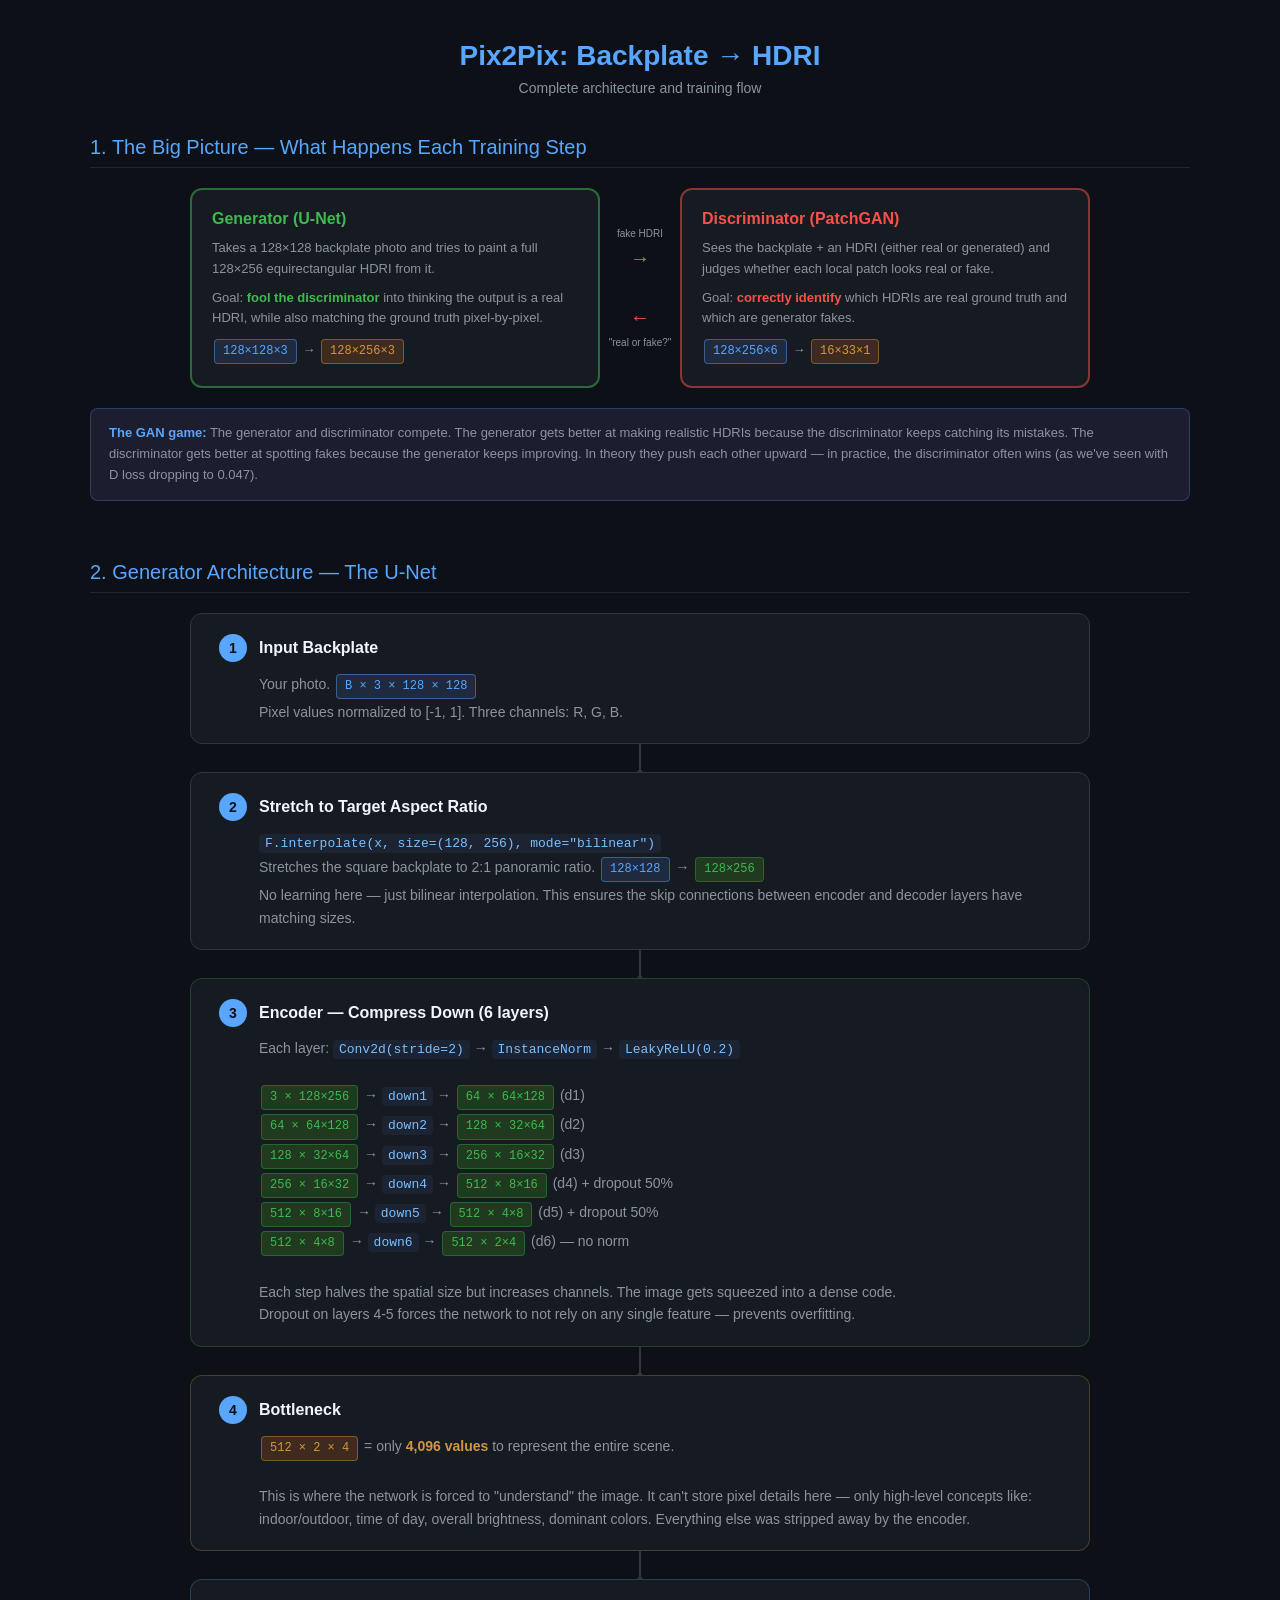
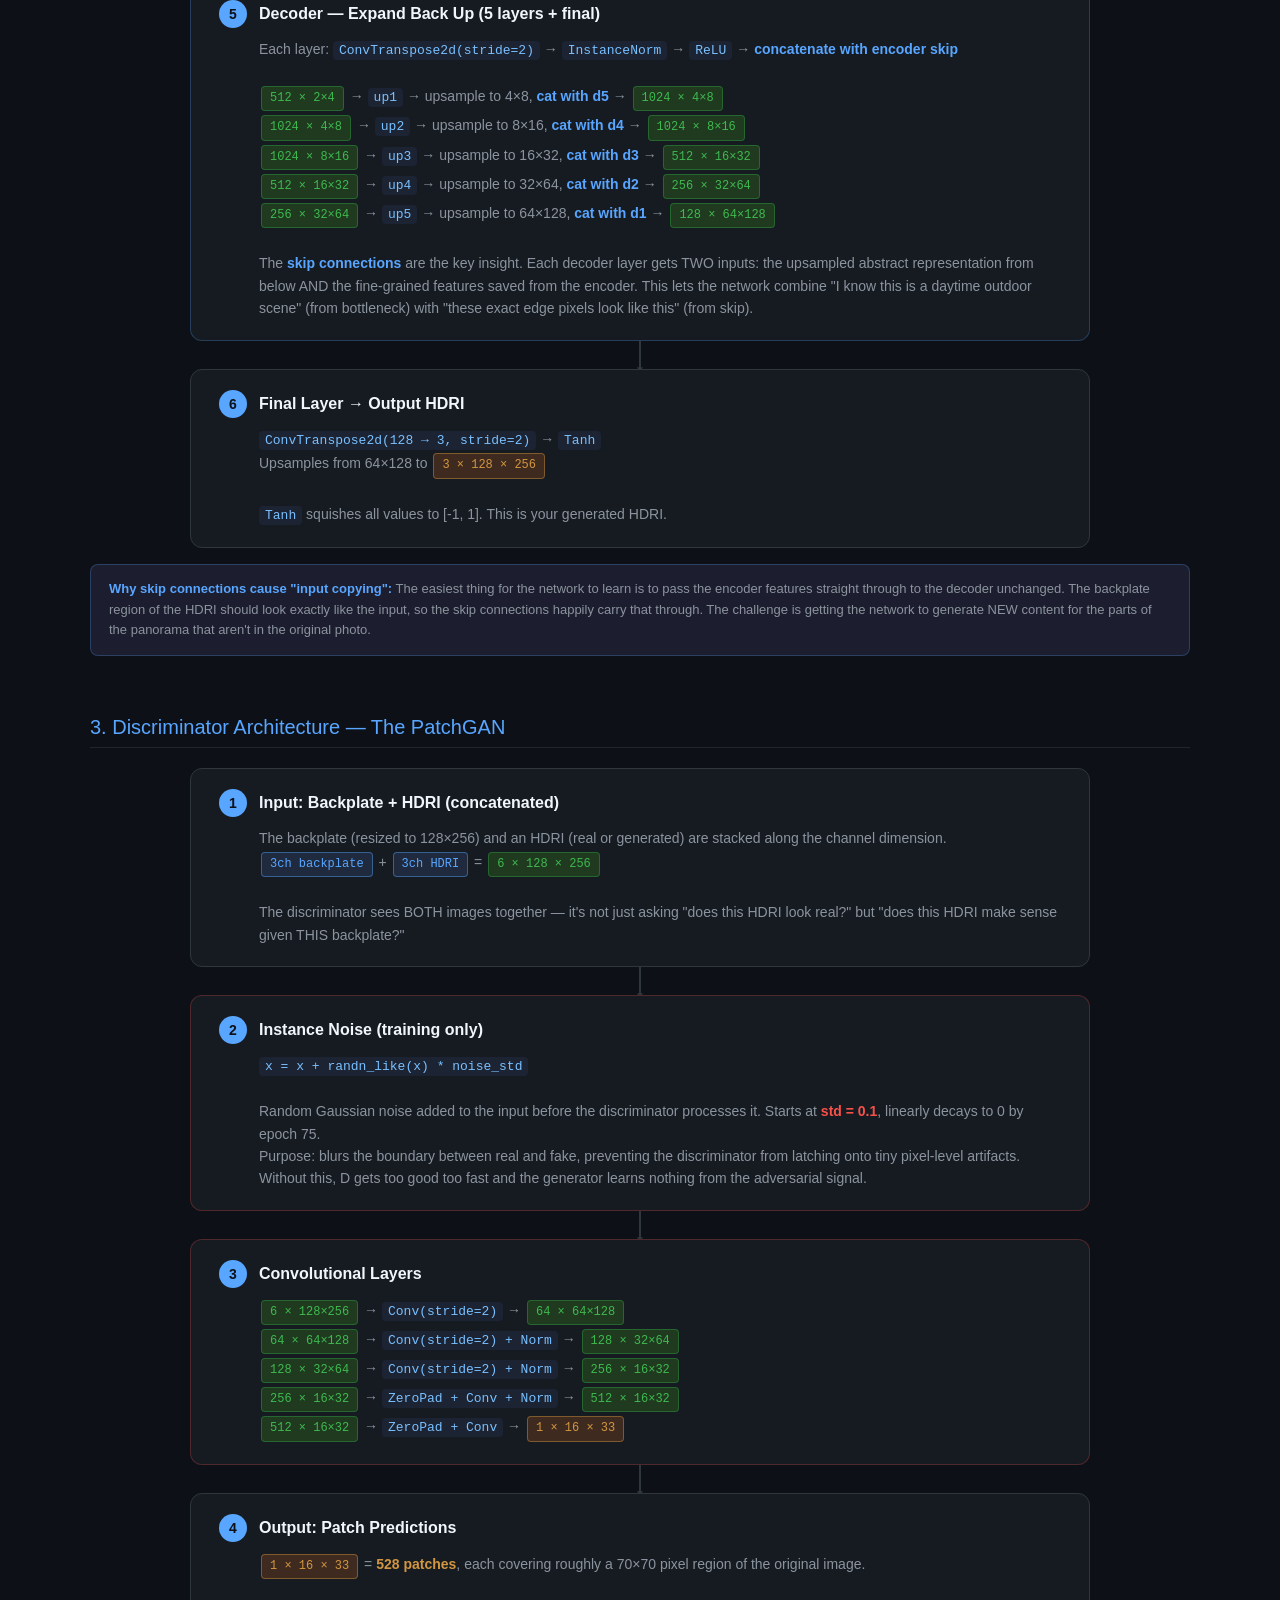
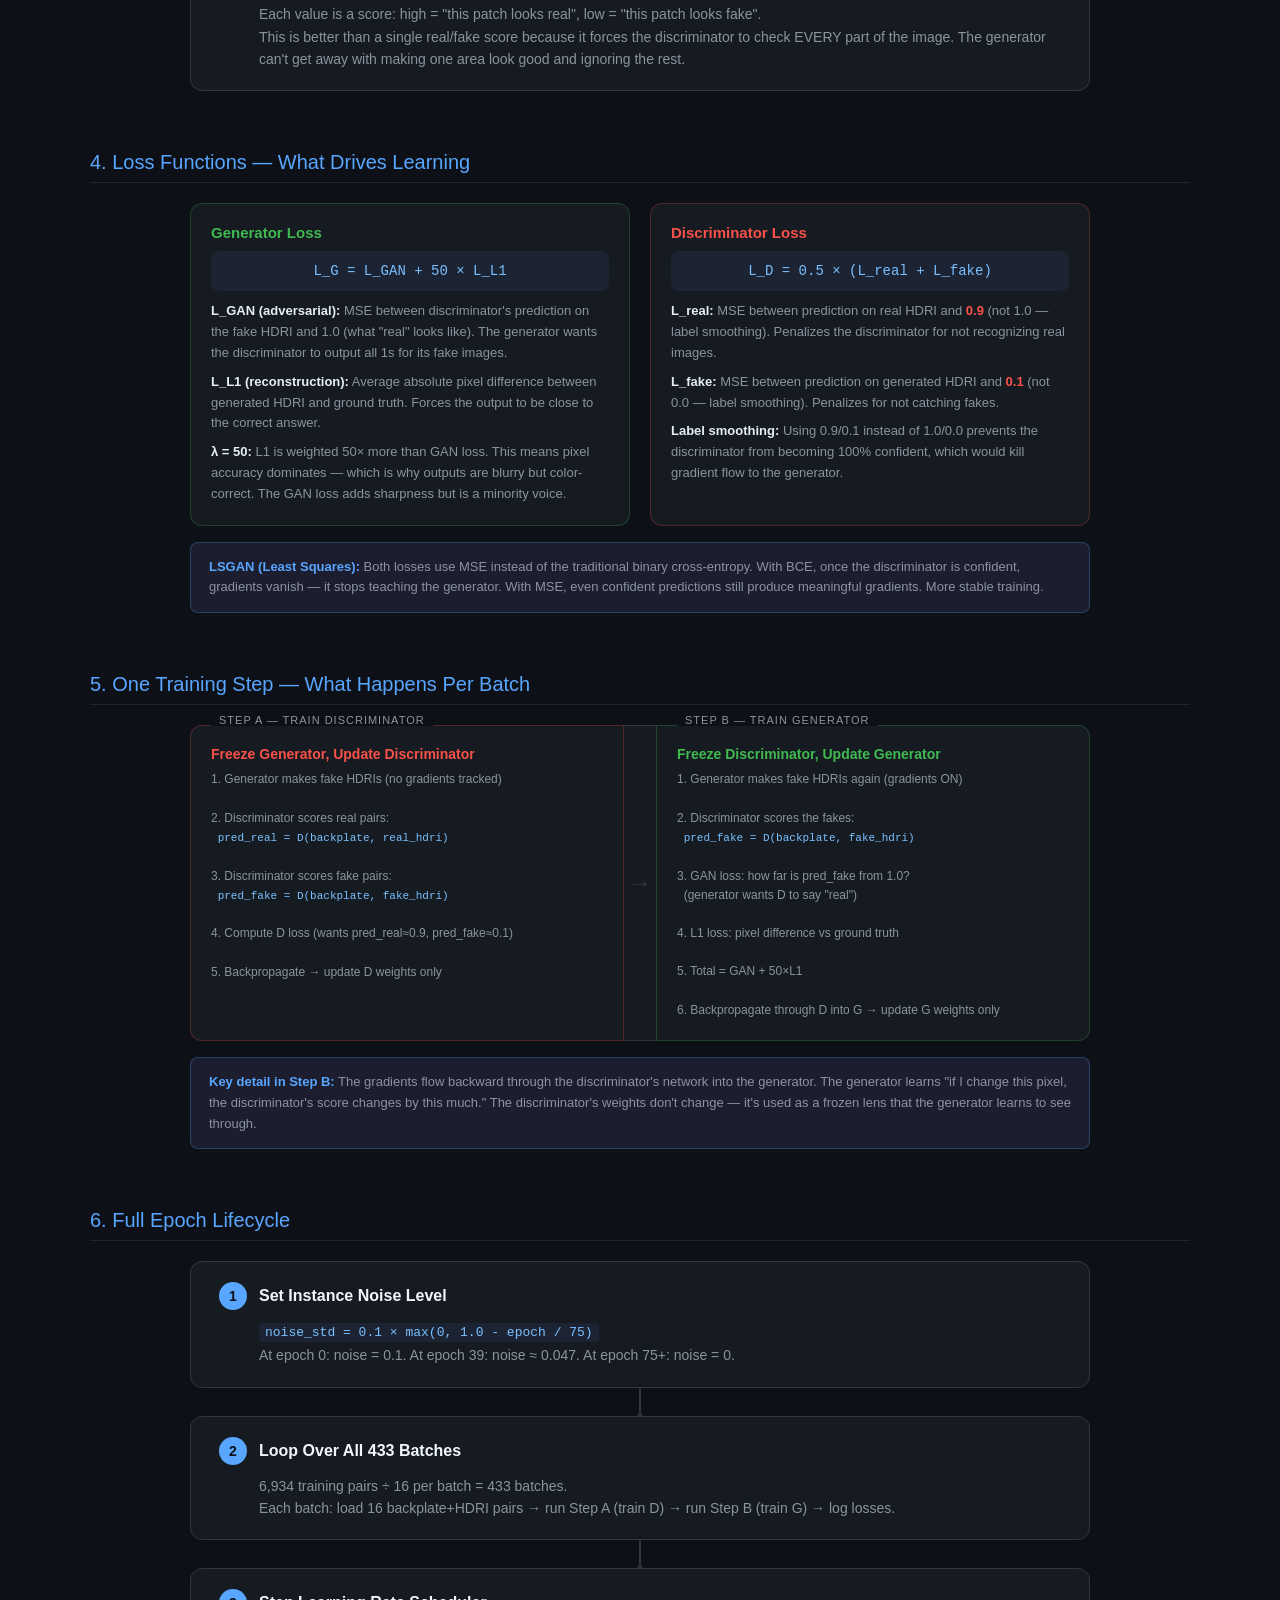
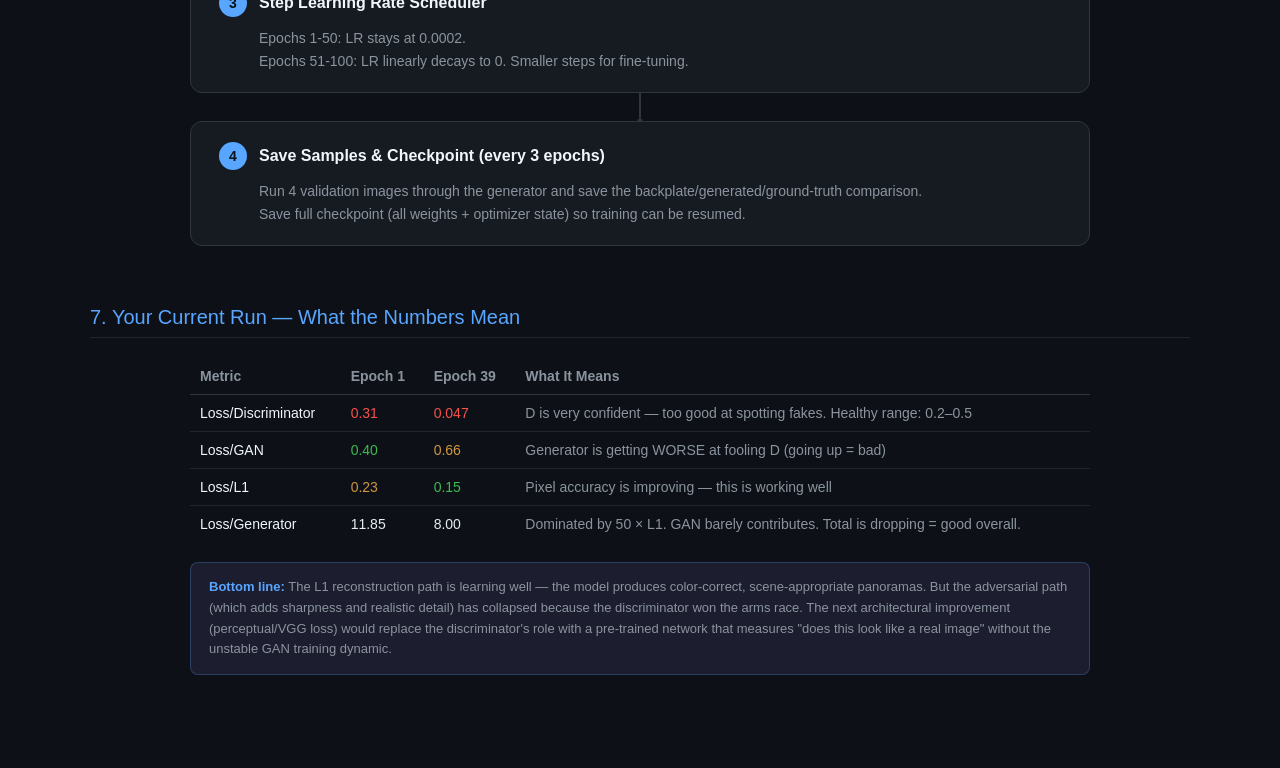
<file: assets/hdri-architecture.html>
<!DOCTYPE html>
<html lang="en">
<head>
<meta charset="UTF-8">
<meta name="viewport" content="width=device-width, initial-scale=1.0">
<title>Pix2Pix Architecture — Backplate → HDRI</title>
<style>
  * { margin: 0; padding: 0; box-sizing: border-box; }
  body { background: #0d1117; color: #e6edf3; font-family: -apple-system, BlinkMacSystemFont, 'Segoe UI', sans-serif; padding: 40px 20px; }
  h1 { text-align: center; font-size: 28px; margin-bottom: 8px; color: #58a6ff; }
  .subtitle { text-align: center; color: #8b949e; font-size: 14px; margin-bottom: 40px; }

  .section { max-width: 1100px; margin: 0 auto 60px; }
  .section-title { font-size: 20px; color: #58a6ff; margin-bottom: 20px; padding-bottom: 8px; border-bottom: 1px solid #21262d; }

  /* Flow diagram */
  .flow { display: flex; flex-direction: column; gap: 0; align-items: center; }

  .step {
    background: #161b22; border: 1px solid #30363d; border-radius: 12px;
    padding: 20px 28px; width: 100%; max-width: 900px; position: relative;
  }
  .step-header { display: flex; align-items: center; gap: 12px; margin-bottom: 10px; }
  .step-num {
    background: #58a6ff; color: #0d1117; font-weight: 700; font-size: 14px;
    width: 28px; height: 28px; border-radius: 50%; display: flex; align-items: center; justify-content: center;
    flex-shrink: 0;
  }
  .step-name { font-weight: 600; font-size: 16px; color: #f0f6fc; }
  .step-desc { color: #8b949e; font-size: 14px; line-height: 1.6; margin-left: 40px; }
  .step-desc code { background: #1c2333; padding: 2px 6px; border-radius: 4px; color: #79c0ff; font-size: 13px; }

  .arrow {
    width: 2px; height: 28px; background: #30363d; position: relative;
  }
  .arrow::after {
    content: '▼'; position: absolute; bottom: -6px; left: 50%; transform: translateX(-50%);
    color: #30363d; font-size: 10px;
  }

  /* Tensor shape badges */
  .shape {
    display: inline-block; background: #1f3a1f; border: 1px solid #2ea04370;
    color: #3fb950; padding: 2px 8px; border-radius: 4px; font-size: 12px;
    font-family: monospace; margin: 2px 2px;
  }
  .shape.input { background: #1f2a3f; border-color: #58a6ff70; color: #58a6ff; }
  .shape.output { background: #3f2a1f; border-color: #d2964070; color: #d29640; }

  /* U-Net diagram */
  .unet-container { display: flex; justify-content: center; margin: 20px 0; }
  .unet-svg { max-width: 100%; }

  /* GAN loop */
  .gan-loop {
    display: grid; grid-template-columns: 1fr 80px 1fr; gap: 0;
    max-width: 900px; margin: 20px auto; align-items: start;
  }
  .gan-box {
    background: #161b22; border: 2px solid #30363d; border-radius: 12px; padding: 20px;
  }
  .gan-box.gen { border-color: #3fb95080; }
  .gan-box.disc { border-color: #f8514980; }
  .gan-box h3 { font-size: 16px; margin-bottom: 10px; }
  .gan-box.gen h3 { color: #3fb950; }
  .gan-box.disc h3 { color: #f85149; }
  .gan-box p { color: #8b949e; font-size: 13px; line-height: 1.6; }
  .gan-middle { display: flex; flex-direction: column; align-items: center; justify-content: center; gap: 8px; padding-top: 40px; }
  .gan-arrow-right { color: #3fb950; font-size: 20px; }
  .gan-arrow-left { color: #f85149; font-size: 20px; }
  .gan-label { font-size: 10px; color: #8b949e; text-align: center; }

  /* Loss diagram */
  .loss-grid { display: grid; grid-template-columns: 1fr 1fr; gap: 20px; max-width: 900px; margin: 0 auto; }
  .loss-box { background: #161b22; border: 1px solid #30363d; border-radius: 12px; padding: 20px; }
  .loss-box h3 { font-size: 15px; margin-bottom: 8px; }
  .loss-box .formula {
    background: #1c2333; padding: 12px 16px; border-radius: 8px; font-family: monospace;
    font-size: 14px; color: #79c0ff; margin: 10px 0; text-align: center;
  }
  .loss-box p { color: #8b949e; font-size: 13px; line-height: 1.6; }

  /* Training step */
  .train-steps { display: flex; gap: 0; align-items: stretch; max-width: 900px; margin: 0 auto; }
  .train-step {
    flex: 1; background: #161b22; border: 1px solid #30363d; padding: 20px; position: relative;
  }
  .train-step:first-child { border-radius: 12px 0 0 12px; }
  .train-step:last-child { border-radius: 0 12px 12px 0; }
  .train-step h3 { font-size: 14px; margin-bottom: 8px; }
  .train-step.d-step { border-color: #f8514940; }
  .train-step.g-step { border-color: #3fb95040; }
  .train-step.d-step h3 { color: #f85149; }
  .train-step.g-step h3 { color: #3fb950; }
  .train-step p { color: #8b949e; font-size: 12px; line-height: 1.6; }
  .train-step .step-order {
    position: absolute; top: -12px; left: 20px; background: #0d1117; padding: 0 8px;
    font-size: 11px; color: #8b949e; text-transform: uppercase; letter-spacing: 1px;
  }
  .train-arrow {
    display: flex; align-items: center; color: #30363d; font-size: 24px; padding: 0 4px;
    background: #161b22; border-top: 1px solid #30363d; border-bottom: 1px solid #30363d;
  }

  .note {
    background: #1c1d2e; border: 1px solid #58a6ff40; border-radius: 8px;
    padding: 14px 18px; margin-top: 16px; font-size: 13px; color: #8b949e; line-height: 1.6;
  }
  .note strong { color: #58a6ff; }
</style>
</head>
<body>

<h1>Pix2Pix: Backplate → HDRI</h1>
<p class="subtitle">Complete architecture and training flow</p>

<!-- ==================== SECTION 1: HIGH LEVEL ==================== -->
<div class="section">
  <div class="section-title">1. The Big Picture — What Happens Each Training Step</div>

  <div class="gan-loop">
    <div class="gan-box gen">
      <h3>Generator (U-Net)</h3>
      <p>Takes a 128×128 backplate photo and tries to paint a full 128×256 equirectangular HDRI from it.</p>
      <p style="margin-top:8px;">Goal: <strong style="color:#3fb950;">fool the discriminator</strong> into thinking the output is a real HDRI, while also matching the ground truth pixel-by-pixel.</p>
      <p style="margin-top:8px;"><span class="shape input">128×128×3</span> → <span class="shape output">128×256×3</span></p>
    </div>

    <div class="gan-middle">
      <div class="gan-label">fake HDRI</div>
      <div class="gan-arrow-right">→</div>
      <div style="height: 20px;"></div>
      <div class="gan-arrow-left">←</div>
      <div class="gan-label">"real or fake?"</div>
    </div>

    <div class="gan-box disc">
      <h3>Discriminator (PatchGAN)</h3>
      <p>Sees the backplate + an HDRI (either real or generated) and judges whether each local patch looks real or fake.</p>
      <p style="margin-top:8px;">Goal: <strong style="color:#f85149;">correctly identify</strong> which HDRIs are real ground truth and which are generator fakes.</p>
      <p style="margin-top:8px;"><span class="shape input">128×256×6</span> → <span class="shape output">16×33×1</span></p>
    </div>
  </div>

  <div class="note">
    <strong>The GAN game:</strong> The generator and discriminator compete. The generator gets better at making realistic HDRIs because the discriminator keeps catching its mistakes. The discriminator gets better at spotting fakes because the generator keeps improving. In theory they push each other upward — in practice, the discriminator often wins (as we've seen with D loss dropping to 0.047).
  </div>
</div>

<!-- ==================== SECTION 2: GENERATOR ==================== -->
<div class="section">
  <div class="section-title">2. Generator Architecture — The U-Net</div>

  <div class="flow">
    <div class="step">
      <div class="step-header">
        <div class="step-num">1</div>
        <div class="step-name">Input Backplate</div>
      </div>
      <div class="step-desc">
        Your photo. <span class="shape input">B × 3 × 128 × 128</span><br>
        Pixel values normalized to [-1, 1]. Three channels: R, G, B.
      </div>
    </div>

    <div class="arrow"></div>

    <div class="step">
      <div class="step-header">
        <div class="step-num">2</div>
        <div class="step-name">Stretch to Target Aspect Ratio</div>
      </div>
      <div class="step-desc">
        <code>F.interpolate(x, size=(128, 256), mode="bilinear")</code><br>
        Stretches the square backplate to 2:1 panoramic ratio. <span class="shape input">128×128</span> → <span class="shape">128×256</span><br>
        No learning here — just bilinear interpolation. This ensures the skip connections between encoder and decoder layers have matching sizes.
      </div>
    </div>

    <div class="arrow"></div>

    <div class="step" style="border-color: #3fb95040;">
      <div class="step-header">
        <div class="step-num">3</div>
        <div class="step-name">Encoder — Compress Down (6 layers)</div>
      </div>
      <div class="step-desc">
        Each layer: <code>Conv2d(stride=2)</code> → <code>InstanceNorm</code> → <code>LeakyReLU(0.2)</code><br><br>

        <span class="shape">3 × 128×256</span> → <code>down1</code> → <span class="shape">64 × 64×128</span> (d1)<br>
        <span class="shape">64 × 64×128</span> → <code>down2</code> → <span class="shape">128 × 32×64</span> (d2)<br>
        <span class="shape">128 × 32×64</span> → <code>down3</code> → <span class="shape">256 × 16×32</span> (d3)<br>
        <span class="shape">256 × 16×32</span> → <code>down4</code> → <span class="shape">512 × 8×16</span> (d4) + dropout 50%<br>
        <span class="shape">512 × 8×16</span> → <code>down5</code> → <span class="shape">512 × 4×8</span> (d5) + dropout 50%<br>
        <span class="shape">512 × 4×8</span> → <code>down6</code> → <span class="shape">512 × 2×4</span> (d6) — no norm<br><br>

        Each step halves the spatial size but increases channels. The image gets squeezed into a dense code.<br>
        Dropout on layers 4-5 forces the network to not rely on any single feature — prevents overfitting.
      </div>
    </div>

    <div class="arrow"></div>

    <div class="step" style="border-color: #d2a64040;">
      <div class="step-header">
        <div class="step-num">4</div>
        <div class="step-name">Bottleneck</div>
      </div>
      <div class="step-desc">
        <span class="shape output">512 × 2 × 4</span> = only <strong style="color:#d29640;">4,096 values</strong> to represent the entire scene.<br><br>
        This is where the network is forced to "understand" the image. It can't store pixel details here — only high-level concepts like: indoor/outdoor, time of day, overall brightness, dominant colors. Everything else was stripped away by the encoder.
      </div>
    </div>

    <div class="arrow"></div>

    <div class="step" style="border-color: #58a6ff40;">
      <div class="step-header">
        <div class="step-num">5</div>
        <div class="step-name">Decoder — Expand Back Up (5 layers + final)</div>
      </div>
      <div class="step-desc">
        Each layer: <code>ConvTranspose2d(stride=2)</code> → <code>InstanceNorm</code> → <code>ReLU</code> → <strong style="color:#58a6ff;">concatenate with encoder skip</strong><br><br>

        <span class="shape">512 × 2×4</span> → <code>up1</code> → upsample to 4×8, <strong style="color:#58a6ff;">cat with d5</strong> → <span class="shape">1024 × 4×8</span><br>
        <span class="shape">1024 × 4×8</span> → <code>up2</code> → upsample to 8×16, <strong style="color:#58a6ff;">cat with d4</strong> → <span class="shape">1024 × 8×16</span><br>
        <span class="shape">1024 × 8×16</span> → <code>up3</code> → upsample to 16×32, <strong style="color:#58a6ff;">cat with d3</strong> → <span class="shape">512 × 16×32</span><br>
        <span class="shape">512 × 16×32</span> → <code>up4</code> → upsample to 32×64, <strong style="color:#58a6ff;">cat with d2</strong> → <span class="shape">256 × 32×64</span><br>
        <span class="shape">256 × 32×64</span> → <code>up5</code> → upsample to 64×128, <strong style="color:#58a6ff;">cat with d1</strong> → <span class="shape">128 × 64×128</span><br><br>

        The <strong style="color:#58a6ff;">skip connections</strong> are the key insight. Each decoder layer gets TWO inputs: the upsampled abstract representation from below AND the fine-grained features saved from the encoder. This lets the network combine "I know this is a daytime outdoor scene" (from bottleneck) with "these exact edge pixels look like this" (from skip).
      </div>
    </div>

    <div class="arrow"></div>

    <div class="step">
      <div class="step-header">
        <div class="step-num">6</div>
        <div class="step-name">Final Layer → Output HDRI</div>
      </div>
      <div class="step-desc">
        <code>ConvTranspose2d(128 → 3, stride=2)</code> → <code>Tanh</code><br>
        Upsamples from 64×128 to <span class="shape output">3 × 128 × 256</span><br><br>
        <code>Tanh</code> squishes all values to [-1, 1]. This is your generated HDRI.
      </div>
    </div>
  </div>

  <div class="note">
    <strong>Why skip connections cause "input copying":</strong> The easiest thing for the network to learn is to pass the encoder features straight through to the decoder unchanged. The backplate region of the HDRI should look exactly like the input, so the skip connections happily carry that through. The challenge is getting the network to generate NEW content for the parts of the panorama that aren't in the original photo.
  </div>
</div>

<!-- ==================== SECTION 3: DISCRIMINATOR ==================== -->
<div class="section">
  <div class="section-title">3. Discriminator Architecture — The PatchGAN</div>

  <div class="flow">
    <div class="step">
      <div class="step-header">
        <div class="step-num">1</div>
        <div class="step-name">Input: Backplate + HDRI (concatenated)</div>
      </div>
      <div class="step-desc">
        The backplate (resized to 128×256) and an HDRI (real or generated) are stacked along the channel dimension.<br>
        <span class="shape input">3ch backplate</span> + <span class="shape input">3ch HDRI</span> = <span class="shape">6 × 128 × 256</span><br><br>
        The discriminator sees BOTH images together — it's not just asking "does this HDRI look real?" but "does this HDRI make sense given THIS backplate?"
      </div>
    </div>

    <div class="arrow"></div>

    <div class="step" style="border-color: #f8514940;">
      <div class="step-header">
        <div class="step-num">2</div>
        <div class="step-name">Instance Noise (training only)</div>
      </div>
      <div class="step-desc">
        <code>x = x + randn_like(x) * noise_std</code><br><br>
        Random Gaussian noise added to the input before the discriminator processes it. Starts at <strong style="color:#f85149;">std = 0.1</strong>, linearly decays to 0 by epoch 75.<br>
        Purpose: blurs the boundary between real and fake, preventing the discriminator from latching onto tiny pixel-level artifacts. Without this, D gets too good too fast and the generator learns nothing from the adversarial signal.
      </div>
    </div>

    <div class="arrow"></div>

    <div class="step" style="border-color: #f8514940;">
      <div class="step-header">
        <div class="step-num">3</div>
        <div class="step-name">Convolutional Layers</div>
      </div>
      <div class="step-desc">
        <span class="shape">6 × 128×256</span> → <code>Conv(stride=2)</code> → <span class="shape">64 × 64×128</span><br>
        <span class="shape">64 × 64×128</span> → <code>Conv(stride=2) + Norm</code> → <span class="shape">128 × 32×64</span><br>
        <span class="shape">128 × 32×64</span> → <code>Conv(stride=2) + Norm</code> → <span class="shape">256 × 16×32</span><br>
        <span class="shape">256 × 16×32</span> → <code>ZeroPad + Conv + Norm</code> → <span class="shape">512 × 16×32</span><br>
        <span class="shape">512 × 16×32</span> → <code>ZeroPad + Conv</code> → <span class="shape output">1 × 16 × 33</span>
      </div>
    </div>

    <div class="arrow"></div>

    <div class="step">
      <div class="step-header">
        <div class="step-num">4</div>
        <div class="step-name">Output: Patch Predictions</div>
      </div>
      <div class="step-desc">
        <span class="shape output">1 × 16 × 33</span> = <strong style="color:#d29640;">528 patches</strong>, each covering roughly a 70×70 pixel region of the original image.<br><br>
        Each value is a score: high = "this patch looks real", low = "this patch looks fake".<br>
        This is better than a single real/fake score because it forces the discriminator to check EVERY part of the image. The generator can't get away with making one area look good and ignoring the rest.
      </div>
    </div>
  </div>
</div>

<!-- ==================== SECTION 4: LOSSES ==================== -->
<div class="section">
  <div class="section-title">4. Loss Functions — What Drives Learning</div>

  <div class="loss-grid">
    <div class="loss-box" style="border-color: #3fb95040;">
      <h3 style="color: #3fb950;">Generator Loss</h3>
      <div class="formula">L_G = L_GAN + 50 × L_L1</div>
      <p><strong style="color:#e6edf3;">L_GAN (adversarial):</strong> MSE between discriminator's prediction on the fake HDRI and 1.0 (what "real" looks like). The generator wants the discriminator to output all 1s for its fake images.</p>
      <p style="margin-top:8px;"><strong style="color:#e6edf3;">L_L1 (reconstruction):</strong> Average absolute pixel difference between generated HDRI and ground truth. Forces the output to be close to the correct answer.</p>
      <p style="margin-top:8px;"><strong style="color:#e6edf3;">λ = 50:</strong> L1 is weighted 50× more than GAN loss. This means pixel accuracy dominates — which is why outputs are blurry but color-correct. The GAN loss adds sharpness but is a minority voice.</p>
    </div>

    <div class="loss-box" style="border-color: #f8514940;">
      <h3 style="color: #f85149;">Discriminator Loss</h3>
      <div class="formula">L_D = 0.5 × (L_real + L_fake)</div>
      <p><strong style="color:#e6edf3;">L_real:</strong> MSE between prediction on real HDRI and <strong style="color:#f85149;">0.9</strong> (not 1.0 — label smoothing). Penalizes the discriminator for not recognizing real images.</p>
      <p style="margin-top:8px;"><strong style="color:#e6edf3;">L_fake:</strong> MSE between prediction on generated HDRI and <strong style="color:#f85149;">0.1</strong> (not 0.0 — label smoothing). Penalizes for not catching fakes.</p>
      <p style="margin-top:8px;"><strong style="color:#e6edf3;">Label smoothing:</strong> Using 0.9/0.1 instead of 1.0/0.0 prevents the discriminator from becoming 100% confident, which would kill gradient flow to the generator.</p>
    </div>
  </div>

  <div class="note" style="max-width: 900px; margin: 16px auto 0;">
    <strong>LSGAN (Least Squares):</strong> Both losses use MSE instead of the traditional binary cross-entropy. With BCE, once the discriminator is confident, gradients vanish — it stops teaching the generator. With MSE, even confident predictions still produce meaningful gradients. More stable training.
  </div>
</div>

<!-- ==================== SECTION 5: TRAINING LOOP ==================== -->
<div class="section">
  <div class="section-title">5. One Training Step — What Happens Per Batch</div>

  <div class="train-steps">
    <div class="train-step d-step">
      <div class="step-order">Step A — Train Discriminator</div>
      <h3>Freeze Generator, Update Discriminator</h3>
      <p style="margin-top:4px;">
        1. Generator makes fake HDRIs (no gradients tracked)<br><br>
        2. Discriminator scores real pairs:<br>
        &nbsp;&nbsp;<code style="color:#79c0ff;font-size:11px;">pred_real = D(backplate, real_hdri)</code><br><br>
        3. Discriminator scores fake pairs:<br>
        &nbsp;&nbsp;<code style="color:#79c0ff;font-size:11px;">pred_fake = D(backplate, fake_hdri)</code><br><br>
        4. Compute D loss (wants pred_real≈0.9, pred_fake≈0.1)<br><br>
        5. Backpropagate → update D weights only
      </p>
    </div>
    <div class="train-arrow">→</div>
    <div class="train-step g-step">
      <div class="step-order">Step B — Train Generator</div>
      <h3>Freeze Discriminator, Update Generator</h3>
      <p style="margin-top:4px;">
        1. Generator makes fake HDRIs again (gradients ON)<br><br>
        2. Discriminator scores the fakes:<br>
        &nbsp;&nbsp;<code style="color:#79c0ff;font-size:11px;">pred_fake = D(backplate, fake_hdri)</code><br><br>
        3. GAN loss: how far is pred_fake from 1.0?<br>
        &nbsp;&nbsp;(generator wants D to say "real")<br><br>
        4. L1 loss: pixel difference vs ground truth<br><br>
        5. Total = GAN + 50×L1<br><br>
        6. Backpropagate through D into G → update G weights only
      </p>
    </div>
  </div>

  <div class="note" style="max-width: 900px; margin: 16px auto 0;">
    <strong>Key detail in Step B:</strong> The gradients flow backward through the discriminator's network into the generator. The generator learns "if I change this pixel, the discriminator's score changes by this much." The discriminator's weights don't change — it's used as a frozen lens that the generator learns to see through.
  </div>
</div>

<!-- ==================== SECTION 6: EPOCH LIFECYCLE ==================== -->
<div class="section">
  <div class="section-title">6. Full Epoch Lifecycle</div>

  <div class="flow">
    <div class="step">
      <div class="step-header">
        <div class="step-num">1</div>
        <div class="step-name">Set Instance Noise Level</div>
      </div>
      <div class="step-desc">
        <code>noise_std = 0.1 × max(0, 1.0 - epoch / 75)</code><br>
        At epoch 0: noise = 0.1. At epoch 39: noise ≈ 0.047. At epoch 75+: noise = 0.
      </div>
    </div>

    <div class="arrow"></div>

    <div class="step">
      <div class="step-header">
        <div class="step-num">2</div>
        <div class="step-name">Loop Over All 433 Batches</div>
      </div>
      <div class="step-desc">
        6,934 training pairs ÷ 16 per batch = 433 batches.<br>
        Each batch: load 16 backplate+HDRI pairs → run Step A (train D) → run Step B (train G) → log losses.
      </div>
    </div>

    <div class="arrow"></div>

    <div class="step">
      <div class="step-header">
        <div class="step-num">3</div>
        <div class="step-name">Step Learning Rate Scheduler</div>
      </div>
      <div class="step-desc">
        Epochs 1-50: LR stays at 0.0002.<br>
        Epochs 51-100: LR linearly decays to 0. Smaller steps for fine-tuning.
      </div>
    </div>

    <div class="arrow"></div>

    <div class="step">
      <div class="step-header">
        <div class="step-num">4</div>
        <div class="step-name">Save Samples & Checkpoint (every 3 epochs)</div>
      </div>
      <div class="step-desc">
        Run 4 validation images through the generator and save the backplate/generated/ground-truth comparison.<br>
        Save full checkpoint (all weights + optimizer state) so training can be resumed.
      </div>
    </div>
  </div>
</div>

<!-- ==================== SECTION 7: YOUR NUMBERS ==================== -->
<div class="section">
  <div class="section-title">7. Your Current Run — What the Numbers Mean</div>

  <div style="max-width: 900px; margin: 0 auto;">
    <table style="width:100%; border-collapse: collapse; font-size: 14px;">
      <tr style="border-bottom: 1px solid #30363d;">
        <th style="text-align:left; padding: 10px; color: #8b949e;">Metric</th>
        <th style="text-align:left; padding: 10px; color: #8b949e;">Epoch 1</th>
        <th style="text-align:left; padding: 10px; color: #8b949e;">Epoch 39</th>
        <th style="text-align:left; padding: 10px; color: #8b949e;">What It Means</th>
      </tr>
      <tr style="border-bottom: 1px solid #21262d;">
        <td style="padding: 10px; color: #f0f6fc;">Loss/Discriminator</td>
        <td style="padding: 10px; color: #f85149;">0.31</td>
        <td style="padding: 10px; color: #f85149;">0.047</td>
        <td style="padding: 10px; color: #8b949e;">D is very confident — too good at spotting fakes. Healthy range: 0.2–0.5</td>
      </tr>
      <tr style="border-bottom: 1px solid #21262d;">
        <td style="padding: 10px; color: #f0f6fc;">Loss/GAN</td>
        <td style="padding: 10px; color: #3fb950;">0.40</td>
        <td style="padding: 10px; color: #d29640;">0.66</td>
        <td style="padding: 10px; color: #8b949e;">Generator is getting WORSE at fooling D (going up = bad)</td>
      </tr>
      <tr style="border-bottom: 1px solid #21262d;">
        <td style="padding: 10px; color: #f0f6fc;">Loss/L1</td>
        <td style="padding: 10px; color: #d29640;">0.23</td>
        <td style="padding: 10px; color: #3fb950;">0.15</td>
        <td style="padding: 10px; color: #8b949e;">Pixel accuracy is improving — this is working well</td>
      </tr>
      <tr>
        <td style="padding: 10px; color: #f0f6fc;">Loss/Generator</td>
        <td style="padding: 10px;">11.85</td>
        <td style="padding: 10px;">8.00</td>
        <td style="padding: 10px; color: #8b949e;">Dominated by 50 × L1. GAN barely contributes. Total is dropping = good overall.</td>
      </tr>
    </table>

    <div class="note" style="margin-top: 20px;">
      <strong>Bottom line:</strong> The L1 reconstruction path is learning well — the model produces color-correct, scene-appropriate panoramas. But the adversarial path (which adds sharpness and realistic detail) has collapsed because the discriminator won the arms race. The next architectural improvement (perceptual/VGG loss) would replace the discriminator's role with a pre-trained network that measures "does this look like a real image" without the unstable GAN training dynamic.
    </div>
  </div>
</div>

</body>
</html>
</file>
<file: assets/style.css>
/* ── Reset ── */
*, *::before, *::after { box-sizing: border-box; margin: 0; padding: 0; }

:root {
  --bg:           #edeae3;
  --bg-card:      #e4e0d9;
  --ink:          #1c1917;
  --ink-mid:      #4a4540;
  --ink-light:    #7a756e;
  --rule:         #c5c0b8;
  --link:         #2d5fa6;
  --font-display: 'Cormorant Garamond', Georgia, serif;
  --font-body:    'Inter', system-ui, sans-serif;
  --max-w:        1060px;
  --gap:          88px;
}

html { scroll-behavior: smooth; }
body { background: var(--bg); color: var(--ink); font-family: var(--font-body); font-size: 15px; line-height: 1.7; -webkit-font-smoothing: antialiased; }
a { color: var(--link); text-decoration: none; }
a:hover { text-decoration: underline; }

/* ── Nav ── */
nav {
  position: fixed; top: 0; left: 0; right: 0; z-index: 100;
  background: var(--bg); border-bottom: 1px solid var(--rule);
  display: flex; align-items: center; justify-content: space-between;
  padding: 0 48px; height: 54px;
}
.nav-name { font-family: var(--font-display); font-weight: 700; font-size: 17px; letter-spacing: 0.04em; color: var(--ink); text-decoration: none; }
.nav-links { display: flex; gap: 28px; list-style: none; }
.nav-links a { font-size: 11px; font-weight: 500; letter-spacing: 0.14em; text-transform: uppercase; color: var(--ink-mid); text-decoration: none; transition: color 0.15s; }
.nav-links a:hover { color: var(--ink); }
.nav-back { font-size: 11px; font-weight: 500; letter-spacing: 0.14em; text-transform: uppercase; color: var(--ink-mid); text-decoration: none; }
.nav-back:hover { color: var(--ink); }

/* ── Layout ── */
.wrap { max-width: var(--max-w); margin: 0 auto; padding: 0 48px; }
.wrap-wide { max-width: 1200px; margin: 0 auto; padding: 0 48px; }
section { padding: var(--gap) 0; border-bottom: 1px solid var(--rule); }

/* ── Section label ── */
.label { font-size: 10px; font-weight: 600; letter-spacing: 0.2em; text-transform: uppercase; color: var(--ink-light); margin-bottom: 8px; }
.heading { font-family: var(--font-display); font-size: 32px; font-weight: 700; color: var(--ink); margin-bottom: 10px; }
.rule { border: none; border-top: 1px solid var(--rule); margin-bottom: 40px; }

/* ── Buttons ── */
.btn { display: inline-block; padding: 9px 26px; font-size: 11px; font-weight: 600; letter-spacing: 0.12em; text-transform: uppercase; border: 1.5px solid var(--ink); color: var(--ink); background: transparent; transition: background .16s, color .16s; text-decoration: none; }
.btn:hover { background: var(--ink); color: var(--bg); text-decoration: none; }
.btn-fill { background: var(--ink); color: var(--bg); }
.btn-fill:hover { background: var(--ink-mid); border-color: var(--ink-mid); }

/* ── Tags ── */
.tag { font-size: 10px; font-weight: 500; letter-spacing: 0.1em; text-transform: uppercase; border: 1px solid var(--rule); color: var(--ink-mid); padding: 3px 10px; display: inline-block; }
.tag-row { display: flex; flex-wrap: wrap; gap: 6px; margin-top: 18px; }

/* ── Arrow link ── */
.more { display: inline-block; margin-top: 14px; font-size: 11px; font-weight: 600; letter-spacing: 0.1em; text-transform: uppercase; color: var(--ink); border-bottom: 1px solid var(--ink); padding-bottom: 1px; text-decoration: none; transition: color .15s, border-color .15s; }
.more:hover { color: var(--ink-mid); border-color: var(--ink-mid); text-decoration: none; }

/* ── Prose ── */
.prose { font-size: 14px; color: var(--ink-mid); line-height: 1.8; }
.prose + .prose { margin-top: 14px; }
.prose strong { color: var(--ink); font-weight: 600; }

/* ── Footer ── */
footer { padding: 28px 48px; display: flex; justify-content: space-between; align-items: center; font-size: 11px; color: var(--ink-light); letter-spacing: 0.06em; }
.footer-name { font-family: var(--font-display); font-weight: 700; font-size: 14px; color: var(--ink-mid); }

/* ── Deep dive hero ── */
.deep-hero { padding-top: 116px; padding-bottom: 56px; border-bottom: 1px solid var(--rule); }
.breadcrumb { font-size: 10px; font-weight: 600; letter-spacing: 0.16em; text-transform: uppercase; color: var(--ink-light); margin-bottom: 14px; }
.breadcrumb a { color: var(--ink-light); }
.breadcrumb a:hover { color: var(--ink); }
.deep-title { font-family: var(--font-display); font-size: clamp(40px, 6vw, 72px); font-weight: 700; color: var(--ink); line-height: 1.05; text-transform: uppercase; letter-spacing: 0.03em; margin-bottom: 10px; }
.deep-sub { font-size: 11px; font-weight: 500; letter-spacing: 0.2em; text-transform: uppercase; color: var(--ink-mid); margin-bottom: 24px; }
.deep-lede { font-size: 16px; color: var(--ink-mid); line-height: 1.7; max-width: 620px; }

/* ── Deep dive article ── */
.article { padding: 64px 0; }
.article-block { margin-bottom: 48px; padding-bottom: 48px; border-bottom: 1px solid var(--rule); }
.article-block:last-child { border-bottom: none; padding-bottom: 0; }
.block-label { font-size: 10px; font-weight: 600; letter-spacing: 0.18em; text-transform: uppercase; color: var(--ink-light); margin-bottom: 6px; }
.block-heading { font-family: var(--font-display); font-size: 26px; font-weight: 700; color: var(--ink); margin-bottom: 8px; }
.block-rule { border: none; border-top: 1px solid var(--rule); margin-bottom: 20px; }

/* ── Diagram ── */
.diagram { margin: 28px 0; border: 1px solid var(--rule); overflow: hidden; }
.diagram img { width: 100%; display: block; }
.diagram-scroll { margin: 28px 0; border: 1px solid var(--rule); overflow-x: auto; }
.diagram-scroll img { display: block; max-width: none; height: auto; min-width: 700px; width: 100%; }
.diagram-cap { padding: 10px 16px; background: var(--bg-card); border-top: 1px solid var(--rule); font-size: 11px; color: var(--ink-light); letter-spacing: 0.06em; }

/* ── Stats bar ── */
.stats-bar { display: flex; border: 1px solid var(--rule); border-top: none; background: var(--rule); gap: 1px; margin-top: 32px; }
.stat { flex: 1; background: var(--bg); padding: 18px 22px; }
.stat-n { font-family: var(--font-display); font-size: 30px; font-weight: 700; color: var(--ink); line-height: 1; }
.stat-l { font-size: 10px; font-weight: 600; letter-spacing: 0.12em; text-transform: uppercase; color: var(--ink-light); margin-top: 4px; }

/* ── Page nav ── */
.page-nav { padding: 40px 0; display: flex; justify-content: space-between; align-items: center; border-top: 1px solid var(--rule); }
.pnav-link { font-size: 11px; font-weight: 600; letter-spacing: 0.12em; text-transform: uppercase; color: var(--ink-mid); text-decoration: none; }
.pnav-link:hover { color: var(--ink); text-decoration: none; }

/* ── Tech stack icons ── */
.tech-row { display: flex; flex-wrap: wrap; gap: 6px; margin-top: 16px; }
.ti { display: inline-flex; align-items: center; gap: 5px; font-size: 10px; font-weight: 500; letter-spacing: 0.07em; color: var(--ink-mid); border: 1px solid var(--rule); padding: 3px 9px 3px 7px; background: var(--bg); white-space: nowrap; }
.ti img { width: 12px !important; height: 12px !important; max-width: 12px; max-height: 12px; flex-shrink: 0; }

/* ── Project card image ── */
.proj-img-wrap { aspect-ratio: 16/9; overflow: hidden; border-bottom: 1px solid var(--rule); }
.proj-img { width: 100%; height: 100%; object-fit: cover; filter: grayscale(18%) brightness(0.97); transition: filter .35s, transform .45s; display: block; }
.project-card:hover .proj-img { filter: grayscale(0%) brightness(1); transform: scale(1.03); }
.proj-body { padding: 22px 24px 28px; }
.project-card--img { padding: 0; }

/* ── Lightbox (shared) ── */
.lb-overlay { display:none; position:fixed; inset:0; background:rgba(0,0,0,.88); z-index:999; cursor:zoom-out; align-items:center; justify-content:center; }
.lb-overlay.open { display:flex; }
.lb-overlay img { max-width:92vw; max-height:92vh; object-fit:contain; box-shadow:0 4px 40px rgba(0,0,0,.6); }
.lb-close { position:fixed; top:20px; right:26px; font-size:28px; color:#fff; cursor:pointer; opacity:.7; line-height:1; user-select:none; }
.lb-close:hover { opacity:1; }
.zoomable { cursor:zoom-in; }

/* ── Feature grid (capabilities, steps, beats) ── */
.feature-grid { display: grid; grid-template-columns: 1fr 1fr; gap: 1px; background: var(--rule); border: 1px solid var(--rule); margin: 24px 0; }
.feature { background: var(--bg); padding: 22px; }
.feature-name { font-family: var(--font-display); font-size: 17px; font-weight: 700; color: var(--ink); margin-bottom: 5px; }
.feature-desc { font-size: 13px; color: var(--ink-mid); line-height: 1.65; }
@media (max-width: 640px) { .feature-grid { grid-template-columns: 1fr; } }

/* ── Award callout ── */
.award-callout { background: var(--ink); color: #e8e4dc; padding: 22px 32px; display: grid; grid-template-columns: auto 1fr auto; gap: 32px; align-items: center; }
.award-title { font-family: var(--font-display); font-size: 10px; letter-spacing: 0.2em; text-transform: uppercase; color: #b8960c; margin-bottom: 4px; }
.award-name { font-family: var(--font-display); font-size: 20px; font-weight: 700; line-height: 1.15; color: #e8e4dc; }
.award-sub { font-size: 10px; letter-spacing: 0.14em; text-transform: uppercase; color: #9a9590; margin-top: 4px; }
.award-link { font-size: 10px; font-weight: 600; letter-spacing: 0.14em; text-transform: uppercase; color: #c5c0b8; border-bottom: 1px solid #5a5550; padding-bottom: 1px; text-decoration: none; transition: color .16s, border-color .16s; white-space: nowrap; }
.award-link:hover { color: #e8e4dc; border-color: #b8960c; text-decoration: none; }

@media (max-width: 640px) {
  .award-callout { grid-template-columns: 1fr; gap: 14px; padding: 22px 22px; text-align: center; }
}

/* ── Responsive ── */
@media (max-width: 768px) {
  nav { padding: 0 20px; }
  .nav-links { display: none; }
  .wrap, .wrap-wide { padding: 0 20px; }
  footer { flex-direction: column; gap: 8px; text-align: center; padding: 24px 20px; }
  .stats-bar { flex-wrap: wrap; gap: 0; }
  .stat { border-bottom: 1px solid var(--rule); }
}
</file>
